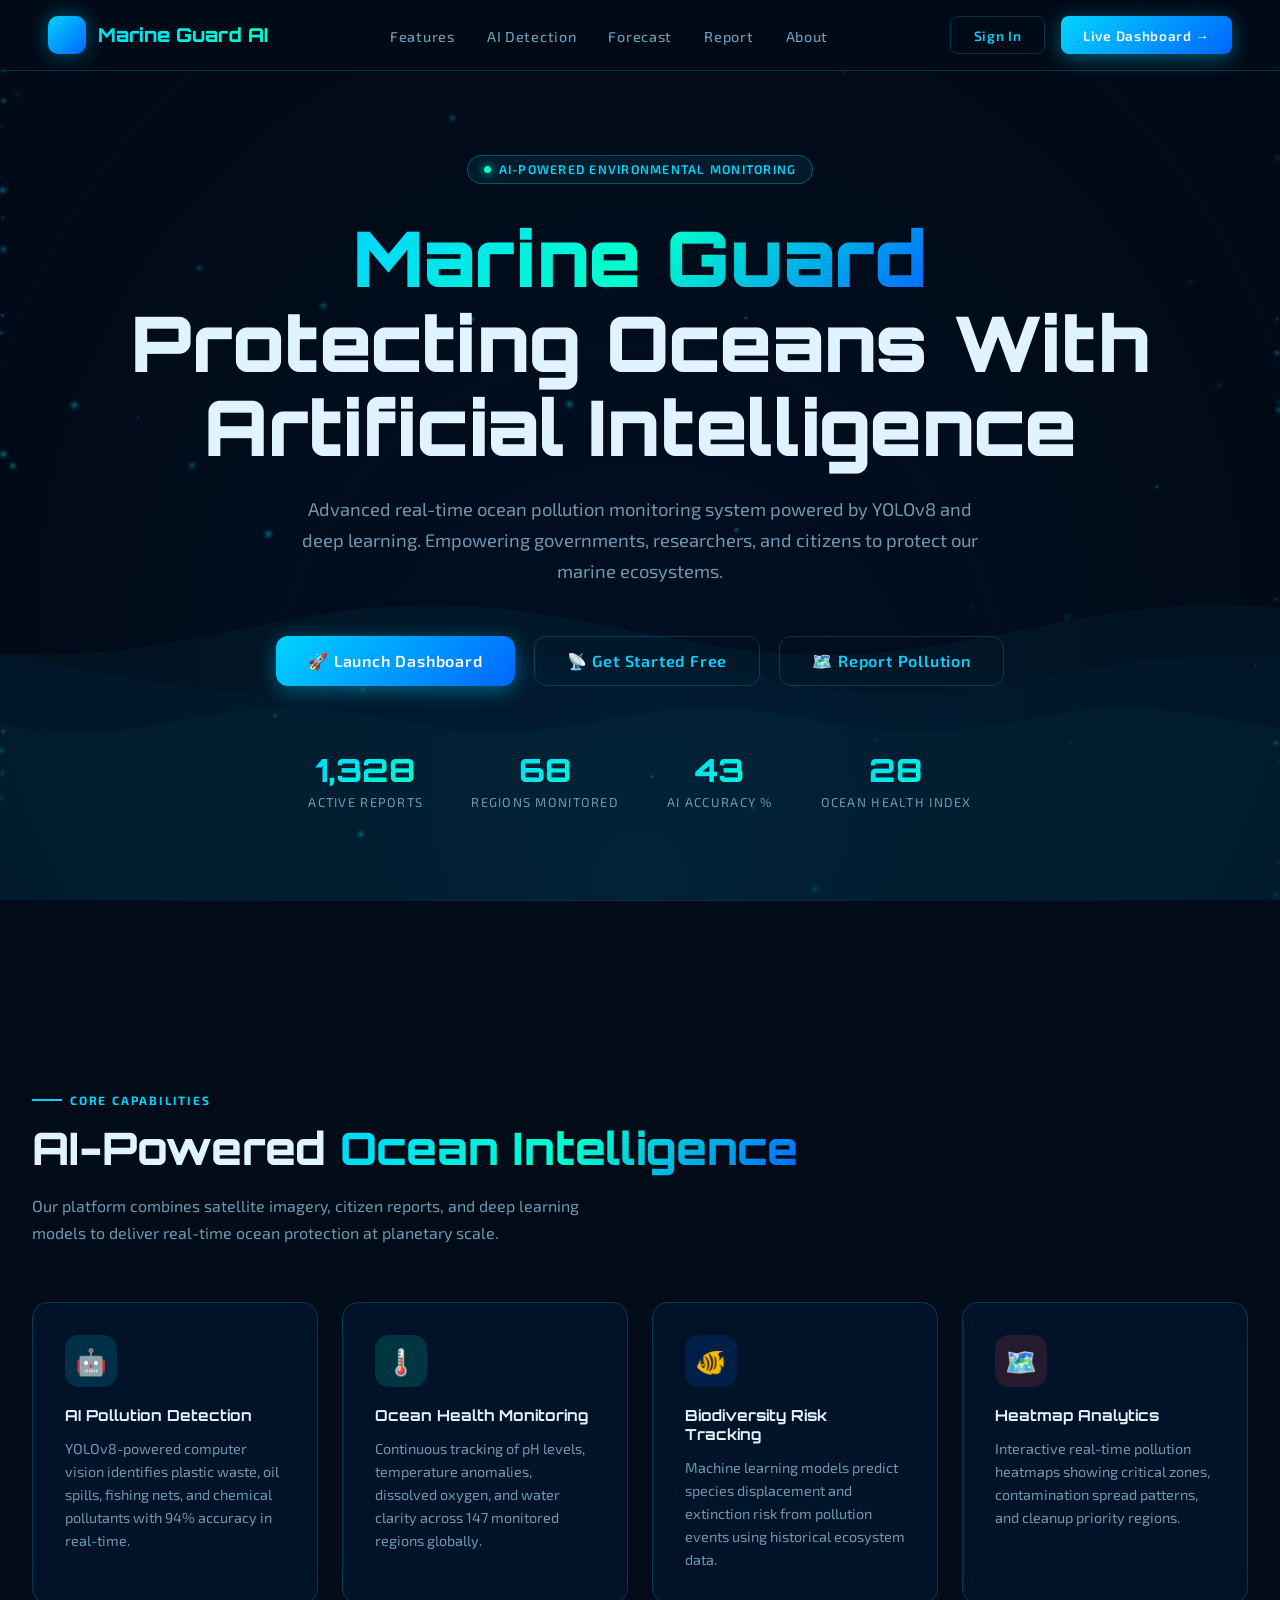
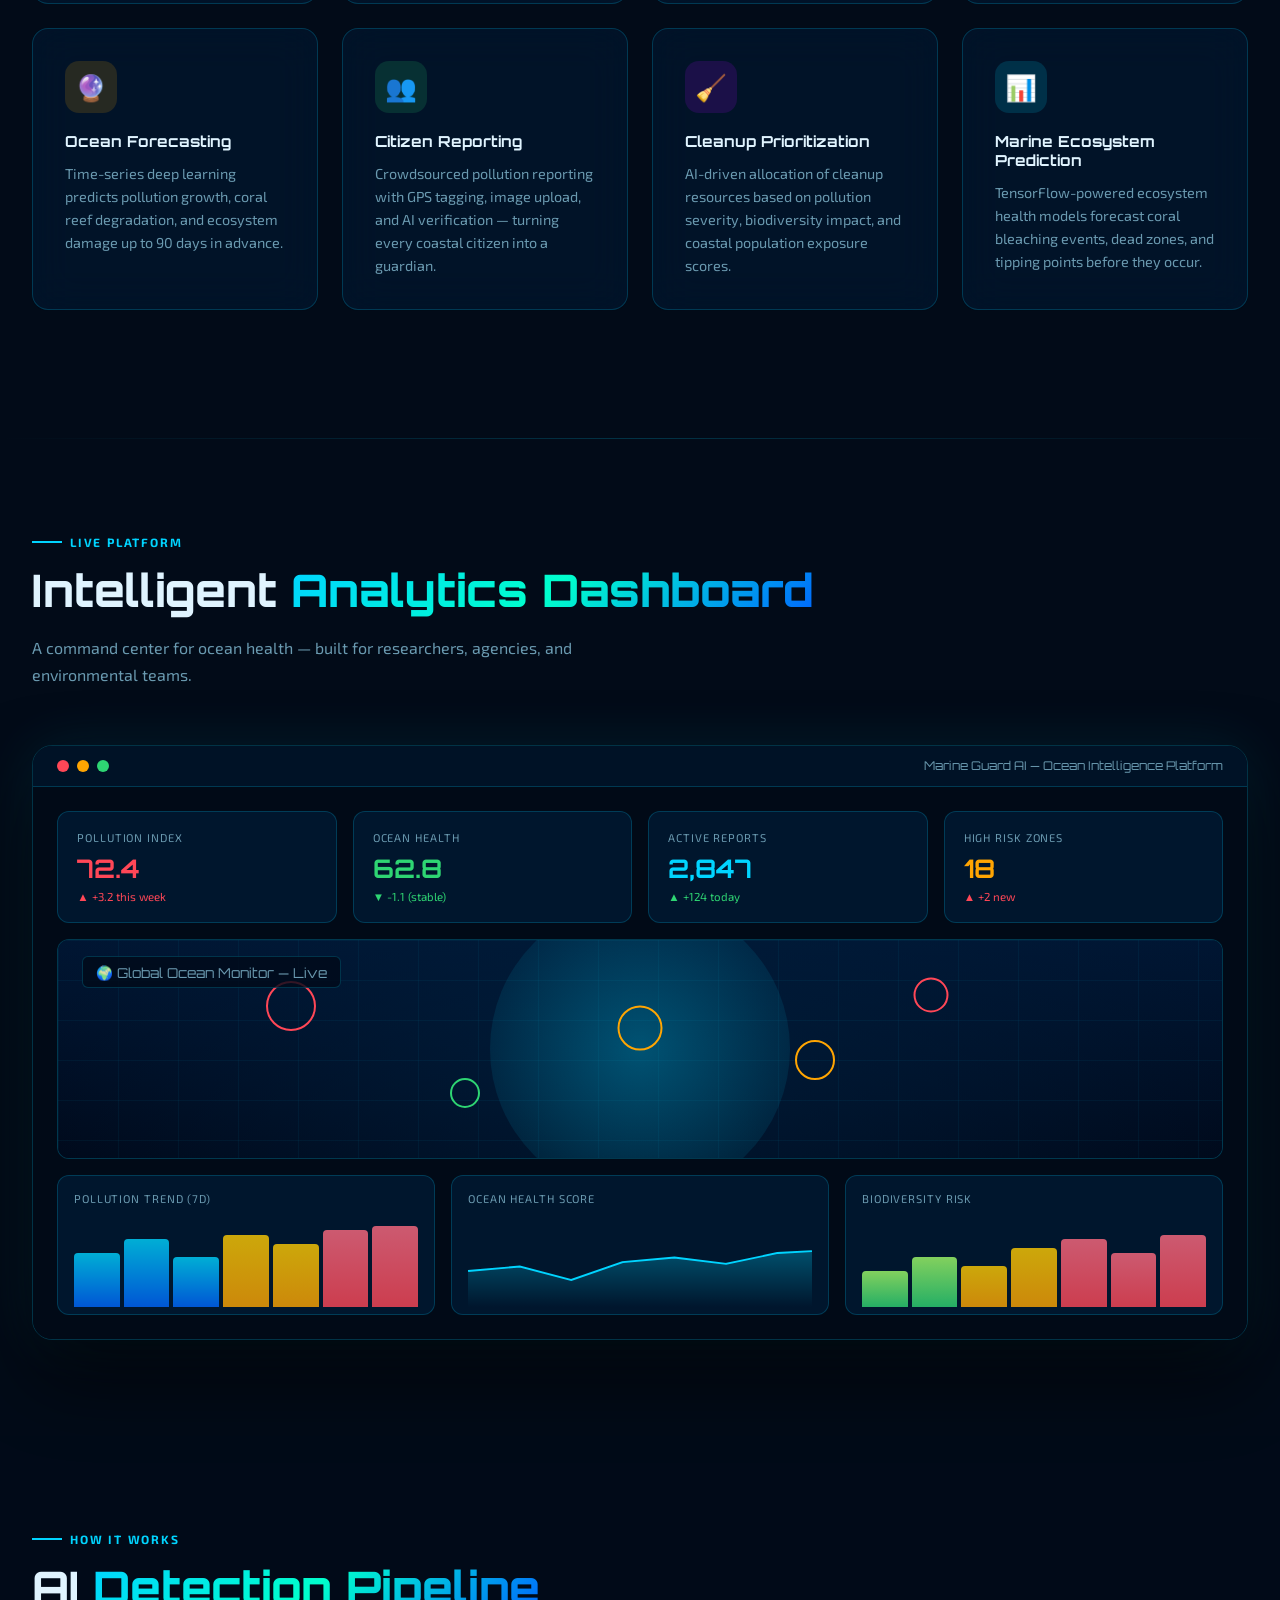
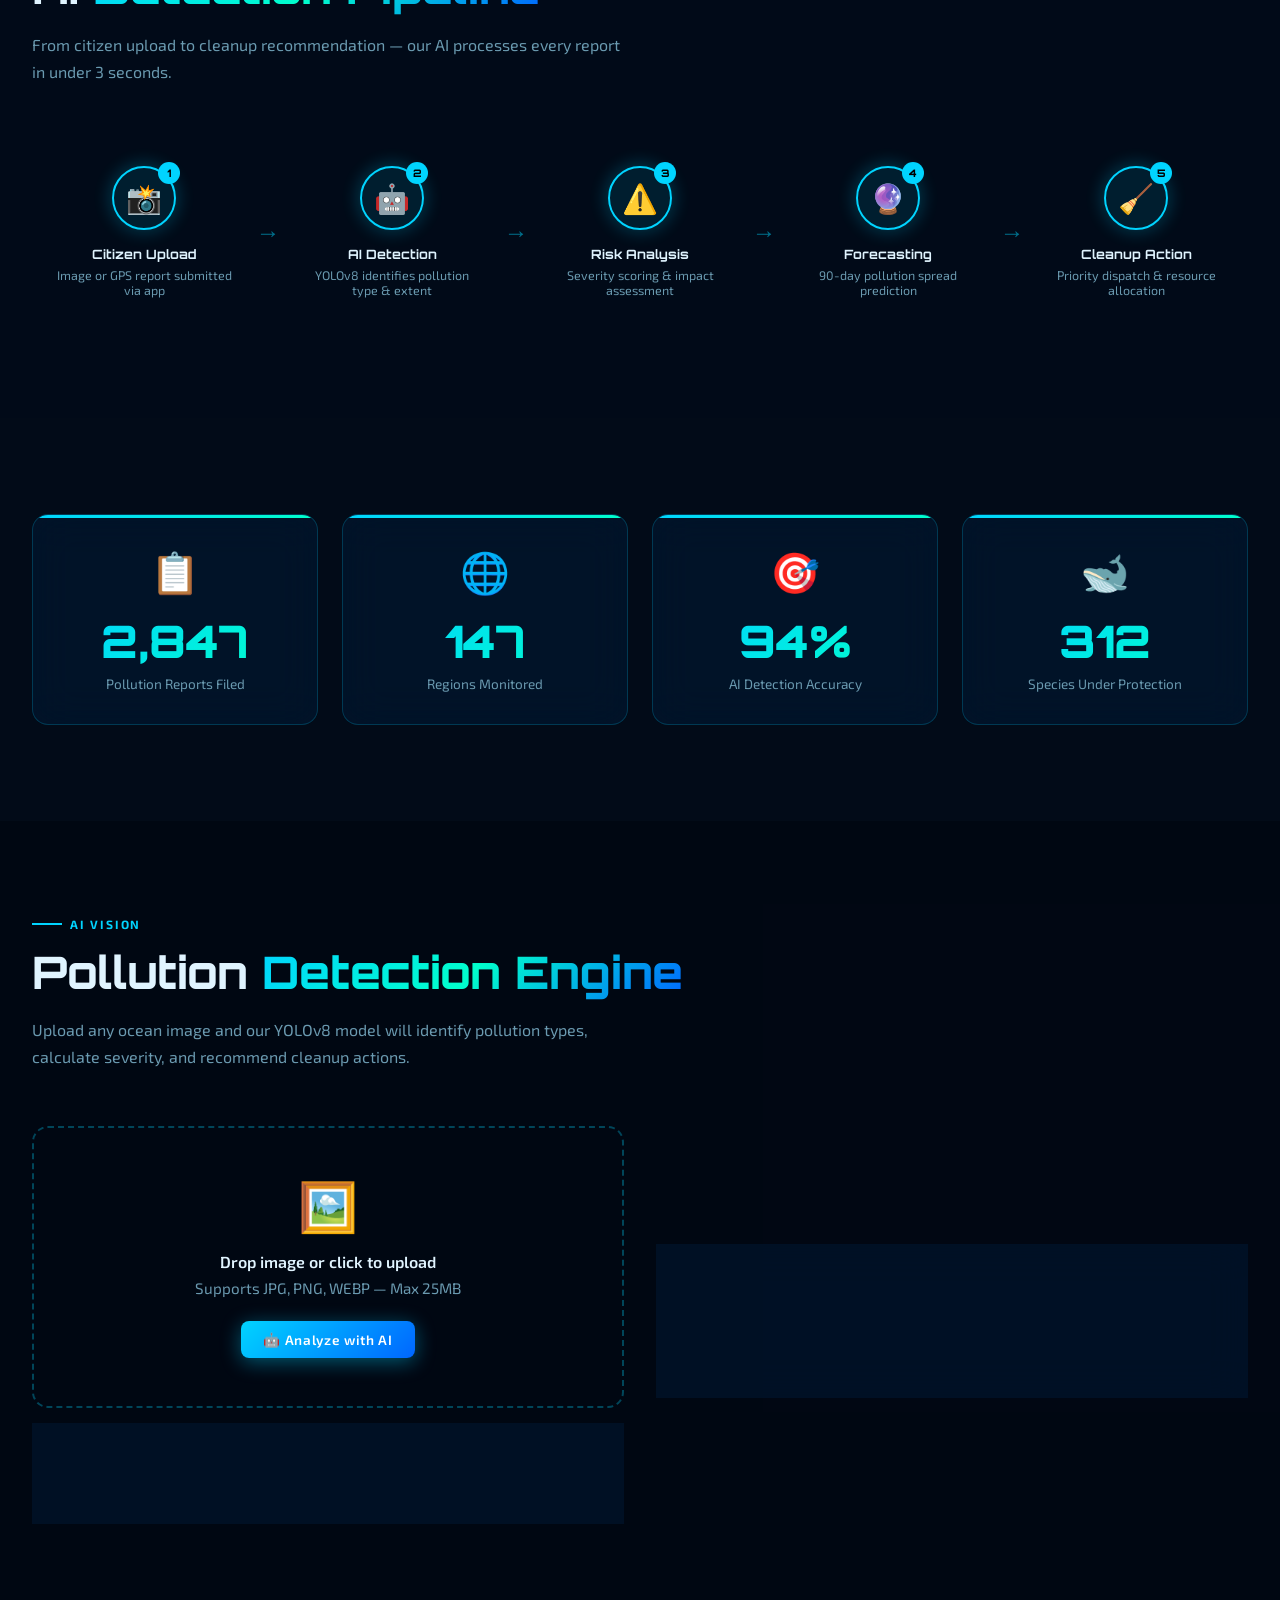
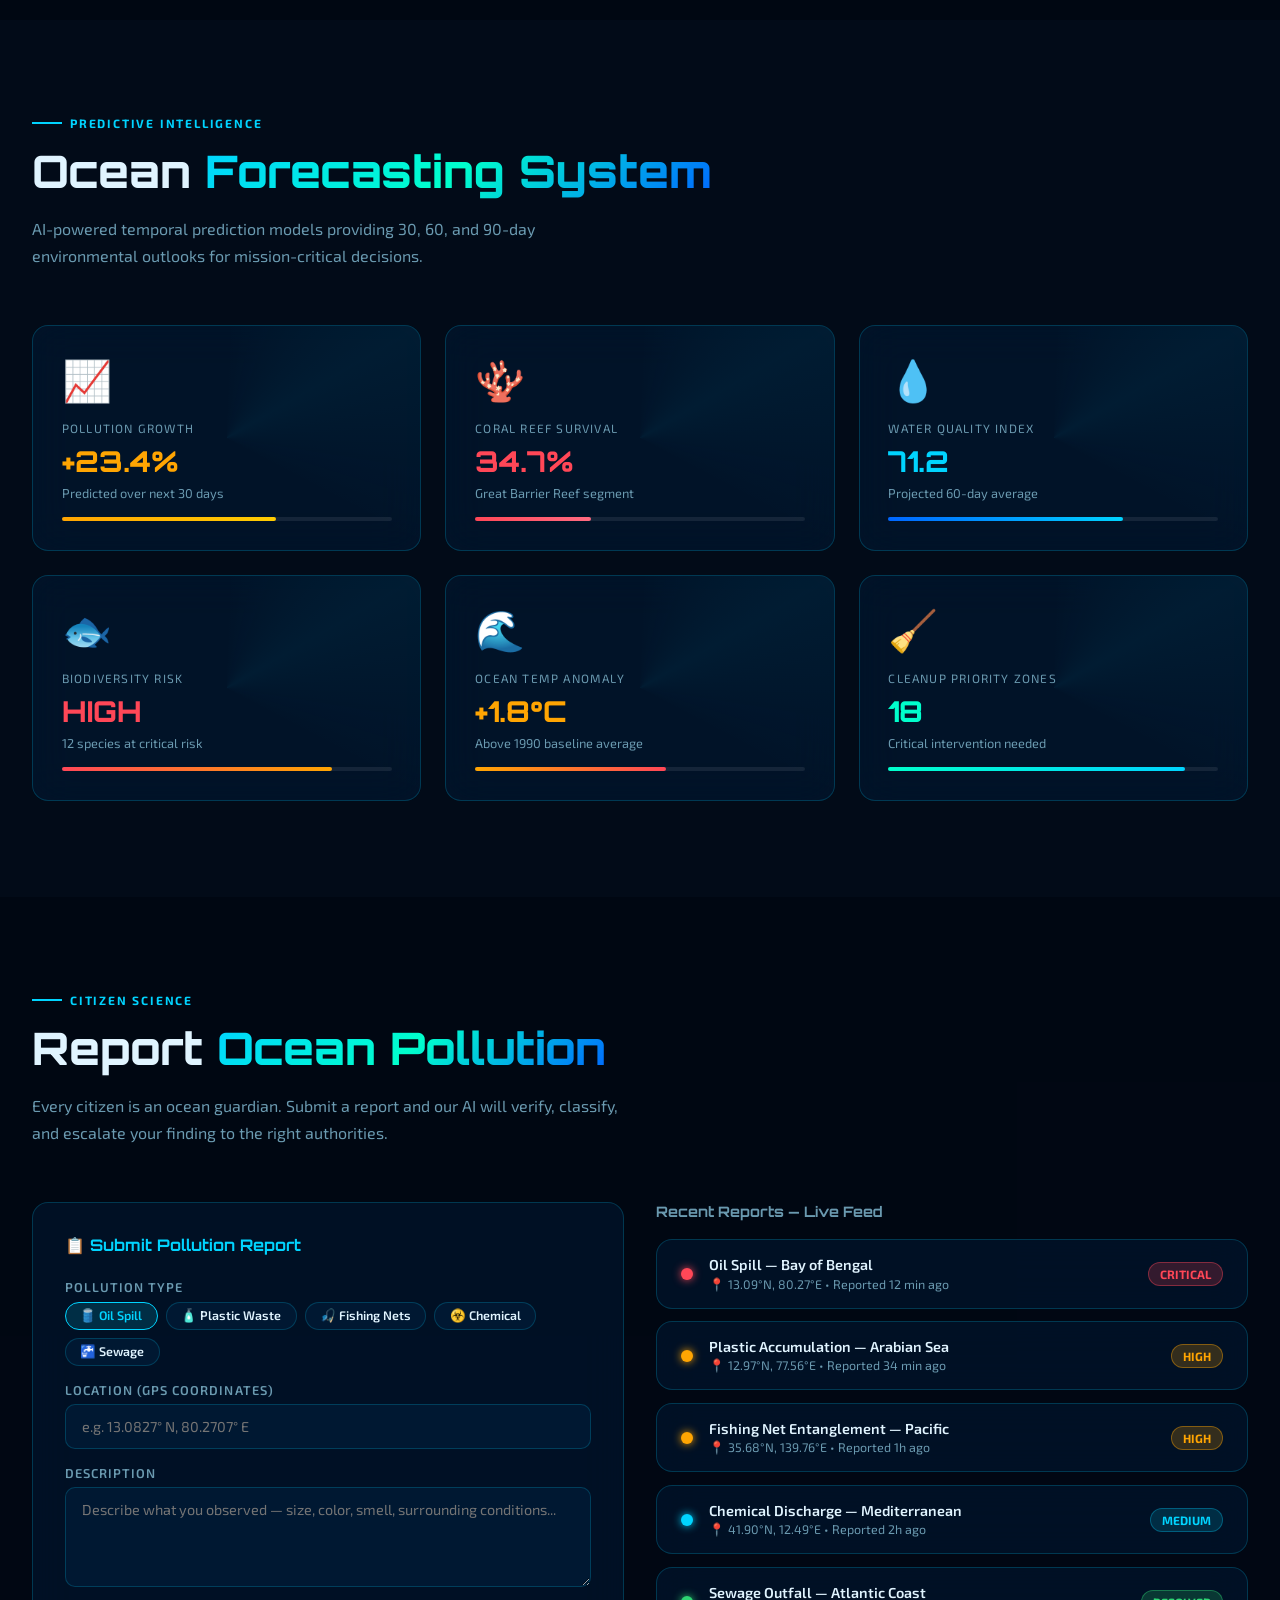
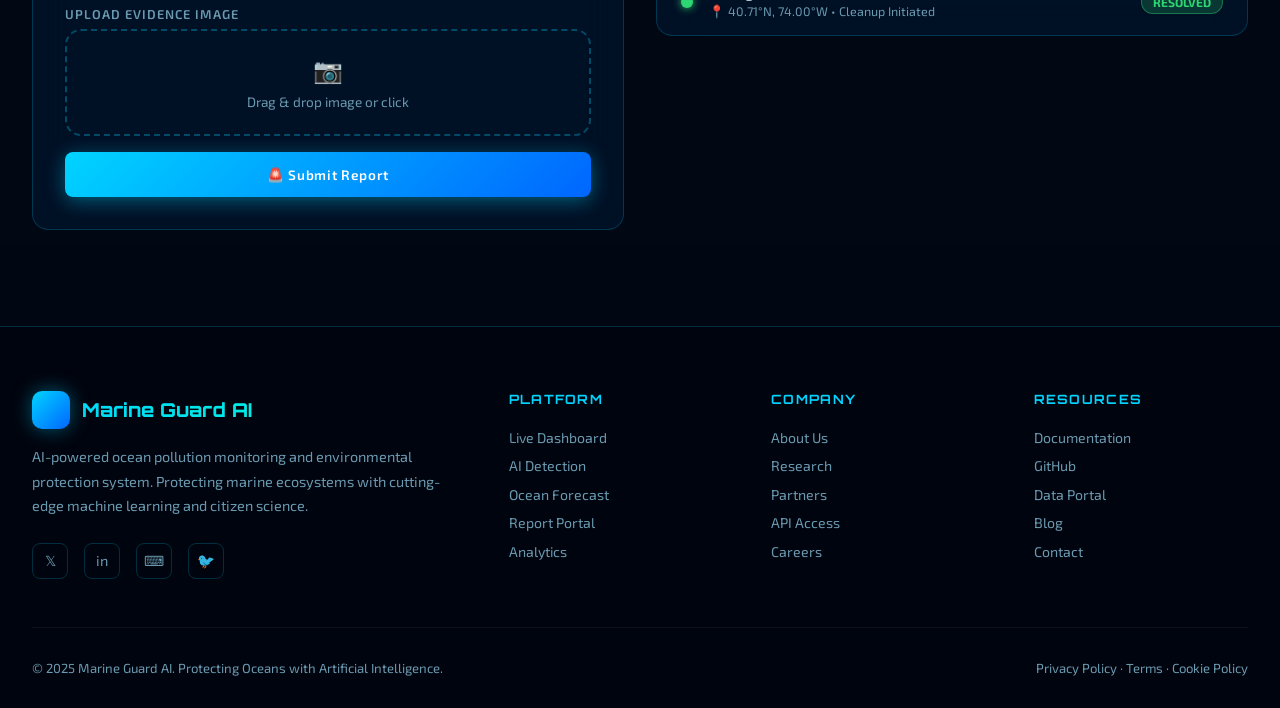
<file: marine.guard_ai/frontend/index.html>
<!DOCTYPE html>
<html lang="en">
<head>
  <meta charset="UTF-8" />
  <meta name="viewport" content="width=device-width, initial-scale=1.0"/>
  <title>Marine Guard AI — Protecting Oceans with Artificial Intelligence</title>
  <link rel="preconnect" href="https://fonts.googleapis.com">
  <link href="https://fonts.googleapis.com/css2?family=Orbitron:wght@400;500;600;700;800;900&family=Exo+2:wght@300;400;500;600;700&family=Share+Tech+Mono&display=swap" rel="stylesheet">
  <style>
    :root {
      --navy: #020b18;
      --deep: #040f1e;
      --cyan: #00d4ff;
      --aqua: #00ffcc;
      --blue: #0066ff;
      --glow: #00b4d8;
      --card-bg: rgba(0, 30, 60, 0.45);
      --border: rgba(0, 212, 255, 0.2);
      --text: #e0f4ff;
      --muted: #6a9ab0;
      --danger: #ff4757;
      --warn: #ffa502;
      --safe: #2ed573;
    }
    *, *::before, *::after { box-sizing: border-box; margin: 0; padding: 0; }
    html { scroll-behavior: smooth; }
    body {
      background: var(--navy);
      color: var(--text);
      font-family: 'Exo 2', sans-serif;
      overflow-x: hidden;
    }

    /* ─── CANVAS BG ─────────────────────────────── */
    #ocean-canvas {
      position: fixed; top: 0; left: 0;
      width: 100%; height: 100%;
      z-index: 0; pointer-events: none;
    }

    /* ─── NAV ───────────────────────────────────── */
    nav {
      position: fixed; top: 0; left: 0; right: 0;
      z-index: 1000;
      display: flex; align-items: center; justify-content: space-between;
      padding: 1rem 3rem;
      background: rgba(2,11,24,0.85);
      backdrop-filter: blur(20px);
      border-bottom: 1px solid var(--border);
    }
    .nav-logo {
      display: flex; align-items: center; gap: 0.75rem;
      font-family: 'Orbitron', monospace;
      font-size: 1.2rem; font-weight: 800;
      background: linear-gradient(135deg, var(--cyan), var(--aqua));
      -webkit-background-clip: text; -webkit-text-fill-color: transparent;
    }
    .nav-logo .logo-icon {
      width: 38px; height: 38px;
      background: linear-gradient(135deg, var(--cyan), var(--blue));
      border-radius: 10px;
      display: flex; align-items: center; justify-content: center;
      font-size: 1.2rem;
      box-shadow: 0 0 20px rgba(0,212,255,0.4);
    }
    .nav-links { display: flex; gap: 2rem; list-style: none; }
    .nav-links a {
      color: var(--muted); text-decoration: none;
      font-size: 0.9rem; font-weight: 500; letter-spacing: 0.05em;
      transition: color 0.2s;
    }
    .nav-links a:hover { color: var(--cyan); }
    .nav-cta {
      display: flex; gap: 1rem;
    }
    .btn {
      padding: 0.6rem 1.4rem;
      border-radius: 8px;
      font-family: 'Exo 2', sans-serif;
      font-size: 0.85rem; font-weight: 600;
      cursor: pointer; text-decoration: none;
      transition: all 0.25s;
      letter-spacing: 0.05em;
      display: inline-flex; align-items: center; gap: 0.5rem;
    }
    .btn-ghost {
      background: transparent;
      border: 1px solid var(--border);
      color: var(--cyan);
    }
    .btn-ghost:hover {
      background: rgba(0,212,255,0.1);
      border-color: var(--cyan);
      box-shadow: 0 0 20px rgba(0,212,255,0.3);
    }
    .btn-primary {
      background: linear-gradient(135deg, var(--cyan), var(--blue));
      border: none; color: #fff;
      box-shadow: 0 4px 20px rgba(0,212,255,0.4);
    }
    .btn-primary:hover {
      transform: translateY(-2px);
      box-shadow: 0 8px 30px rgba(0,212,255,0.6);
    }

    /* ─── HERO ──────────────────────────────────── */
    #hero {
      position: relative; z-index: 1;
      min-height: 100vh;
      display: flex; flex-direction: column;
      align-items: center; justify-content: center;
      text-align: center;
      padding: 8rem 2rem 4rem;
    }
    .hero-badge {
      display: inline-flex; align-items: center; gap: 0.5rem;
      padding: 0.4rem 1rem;
      border-radius: 50px;
      border: 1px solid rgba(0,212,255,0.3);
      background: rgba(0,212,255,0.08);
      font-size: 0.78rem; font-weight: 600;
      letter-spacing: 0.1em; text-transform: uppercase;
      color: var(--cyan);
      margin-bottom: 2rem;
      animation: fadeInDown 0.8s ease both;
    }
    .badge-dot {
      width: 7px; height: 7px;
      border-radius: 50%;
      background: var(--aqua);
      box-shadow: 0 0 8px var(--aqua);
      animation: pulse 2s infinite;
    }
    @keyframes pulse { 0%,100%{opacity:1;transform:scale(1)} 50%{opacity:0.6;transform:scale(1.3)} }

    h1.hero-title {
      font-family: 'Orbitron', monospace;
      font-size: clamp(2.4rem, 6vw, 5rem);
      font-weight: 900;
      line-height: 1.1;
      margin-bottom: 1.5rem;
      animation: fadeInUp 1s ease 0.2s both;
    }
    .gradient-text {
      background: linear-gradient(135deg, var(--cyan) 0%, var(--aqua) 50%, var(--blue) 100%);
      -webkit-background-clip: text; -webkit-text-fill-color: transparent;
    }
    .hero-sub {
      max-width: 700px;
      font-size: 1.15rem; color: var(--muted);
      line-height: 1.7; margin-bottom: 3rem;
      animation: fadeInUp 1s ease 0.4s both;
    }
    .hero-buttons {
      display: flex; gap: 1.2rem; flex-wrap: wrap; justify-content: center;
      margin-bottom: 4rem;
      animation: fadeInUp 1s ease 0.6s both;
    }
    .btn-lg { padding: 0.9rem 2rem; font-size: 1rem; border-radius: 12px; }

    .hero-stats {
      display: flex; gap: 3rem; flex-wrap: wrap; justify-content: center;
      animation: fadeInUp 1s ease 0.8s both;
    }
    .stat-item { text-align: center; }
    .stat-num {
      font-family: 'Orbitron', monospace;
      font-size: 2rem; font-weight: 800;
      background: linear-gradient(135deg, var(--cyan), var(--aqua));
      -webkit-background-clip: text; -webkit-text-fill-color: transparent;
    }
    .stat-label { font-size: 0.8rem; color: var(--muted); margin-top: 0.2rem; text-transform: uppercase; letter-spacing: 0.1em; }

    /* Floating particles overlay */
    .particles-container { position: absolute; inset: 0; overflow: hidden; pointer-events: none; }
    .particle {
      position: absolute;
      border-radius: 50%;
      background: radial-gradient(circle, var(--cyan), transparent);
      opacity: 0.15;
      animation: float linear infinite;
    }
    @keyframes float {
      0% { transform: translateY(100vh) translateX(0); opacity: 0; }
      10% { opacity: 0.15; }
      90% { opacity: 0.15; }
      100% { transform: translateY(-100px) translateX(50px); opacity: 0; }
    }

    /* ─── SECTION BASE ──────────────────────────── */
    section { position: relative; z-index: 1; padding: 6rem 2rem; }
    .container { max-width: 1280px; margin: 0 auto; }
    .section-label {
      font-size: 0.75rem; font-weight: 700; text-transform: uppercase;
      letter-spacing: 0.15em; color: var(--cyan);
      margin-bottom: 0.8rem;
      display: flex; align-items: center; gap: 0.5rem;
    }
    .section-label::before {
      content: ''; display: block;
      width: 30px; height: 2px;
      background: var(--cyan);
    }
    h2.section-title {
      font-family: 'Orbitron', monospace;
      font-size: clamp(1.8rem, 3.5vw, 3rem);
      font-weight: 800; margin-bottom: 1rem;
    }
    .section-desc { color: var(--muted); max-width: 600px; line-height: 1.7; margin-bottom: 3.5rem; font-size: 1rem; }

    /* ─── GLASS CARD ────────────────────────────── */
    .glass {
      background: var(--card-bg);
      backdrop-filter: blur(20px);
      border: 1px solid var(--border);
      border-radius: 16px;
    }
    .glow-hover {
      transition: all 0.3s;
    }
    .glow-hover:hover {
      border-color: rgba(0,212,255,0.5);
      box-shadow: 0 0 30px rgba(0,212,255,0.15), 0 8px 40px rgba(0,0,0,0.4);
      transform: translateY(-4px);
    }

    /* ─── FEATURES ──────────────────────────────── */
    .features-grid {
      display: grid;
      grid-template-columns: repeat(auto-fill, minmax(280px, 1fr));
      gap: 1.5rem;
    }
    .feature-card {
      padding: 2rem;
    }
    .feature-icon {
      width: 52px; height: 52px;
      border-radius: 14px;
      display: flex; align-items: center; justify-content: center;
      font-size: 1.6rem; margin-bottom: 1.2rem;
    }
    .feature-card h3 {
      font-family: 'Orbitron', monospace;
      font-size: 0.95rem; font-weight: 700;
      margin-bottom: 0.7rem;
    }
    .feature-card p { color: var(--muted); font-size: 0.9rem; line-height: 1.6; }

    /* ─── DASHBOARD PREVIEW ─────────────────────── */
    .dashboard-preview {
      border-radius: 20px;
      overflow: hidden;
      border: 1px solid var(--border);
      box-shadow: 0 40px 80px rgba(0,0,0,0.6), 0 0 60px rgba(0,212,255,0.1);
    }
    .db-topbar {
      background: rgba(0,20,40,0.95);
      padding: 0.8rem 1.5rem;
      display: flex; align-items: center; gap: 0.5rem;
      border-bottom: 1px solid var(--border);
    }
    .db-dot { width: 12px; height: 12px; border-radius: 50%; }
    .db-title { font-family: 'Orbitron', monospace; font-size: 0.75rem; color: var(--muted); margin-left: auto; }
    .db-body {
      background: rgba(2,11,24,0.98);
      padding: 1.5rem;
      display: grid;
      grid-template-columns: 1fr 1fr 1fr 1fr;
      gap: 1rem;
    }
    .db-stat-card {
      background: rgba(0,30,60,0.6);
      border: 1px solid var(--border);
      border-radius: 12px;
      padding: 1.2rem;
    }
    .db-stat-card .label { font-size: 0.7rem; color: var(--muted); text-transform: uppercase; letter-spacing: 0.08em; margin-bottom: 0.5rem; }
    .db-stat-card .value {
      font-family: 'Orbitron', monospace;
      font-size: 1.6rem; font-weight: 700;
    }
    .db-stat-card .change { font-size: 0.72rem; margin-top: 0.3rem; }
    .up { color: var(--safe); }
    .down { color: var(--danger); }
    .db-map-area {
      grid-column: span 4;
      background: rgba(0,20,40,0.7);
      border: 1px solid var(--border);
      border-radius: 12px;
      height: 220px;
      display: flex; align-items: center; justify-content: center;
      position: relative; overflow: hidden;
    }
    .db-map-text { font-family: 'Orbitron', monospace; font-size: 0.85rem; color: var(--muted); z-index: 2; }
    .map-glow {
      position: absolute; border-radius: 50%;
      background: radial-gradient(circle, rgba(0,212,255,0.3), transparent);
      animation: mapGlow 4s infinite alternate;
    }
    @keyframes mapGlow {
      0% { transform: scale(0.9); opacity: 0.4; }
      100% { transform: scale(1.3); opacity: 0.8; }
    }
    .hotspot {
      position: absolute; border-radius: 50%;
      border: 2px solid;
      animation: hotspotPulse 2s infinite;
    }
    @keyframes hotspotPulse {
      0%,100% { transform: scale(1); opacity: 0.9; }
      50% { transform: scale(1.5); opacity: 0.4; }
    }
    .db-charts-row {
      grid-column: span 4;
      display: grid; grid-template-columns: 1fr 1fr 1fr;
      gap: 1rem;
    }
    .db-chart-card {
      background: rgba(0,30,60,0.6);
      border: 1px solid var(--border);
      border-radius: 12px; padding: 1rem;
      height: 140px; overflow: hidden;
    }
    .chart-title { font-size: 0.7rem; color: var(--muted); text-transform: uppercase; letter-spacing: 0.08em; margin-bottom: 0.7rem; }
    .chart-bars { display: flex; align-items: flex-end; gap: 4px; height: 90px; }
    .bar {
      flex: 1; border-radius: 4px 4px 0 0;
      background: linear-gradient(to top, var(--blue), var(--cyan));
      opacity: 0.8;
      animation: barGrow 1.5s ease both;
    }
    @keyframes barGrow { from { height: 0 !important; } }
    .chart-line { position: relative; height: 90px; }
    .chart-line svg { width: 100%; height: 100%; }

    /* ─── AI WORKFLOW ───────────────────────────── */
    .workflow-steps {
      display: flex; align-items: center;
      gap: 0; flex-wrap: wrap;
      justify-content: center;
    }
    .workflow-step {
      display: flex; flex-direction: column;
      align-items: center; text-align: center;
      padding: 1.5rem;
      flex: 1; min-width: 140px;
    }
    .step-icon {
      width: 64px; height: 64px;
      border-radius: 50%;
      border: 2px solid var(--cyan);
      display: flex; align-items: center; justify-content: center;
      font-size: 1.8rem;
      background: rgba(0,212,255,0.1);
      margin-bottom: 1rem;
      position: relative;
      box-shadow: 0 0 20px rgba(0,212,255,0.3);
      animation: stepPulse 3s infinite;
    }
    @keyframes stepPulse {
      0%,100% { box-shadow: 0 0 20px rgba(0,212,255,0.3); }
      50% { box-shadow: 0 0 40px rgba(0,212,255,0.6); }
    }
    .step-num {
      position: absolute; top: -6px; right: -6px;
      width: 22px; height: 22px; border-radius: 50%;
      background: var(--cyan); color: #000;
      font-family: 'Orbitron', monospace;
      font-size: 0.65rem; font-weight: 800;
      display: flex; align-items: center; justify-content: center;
    }
    .step-title { font-family: 'Orbitron', monospace; font-size: 0.8rem; font-weight: 700; margin-bottom: 0.4rem; }
    .step-desc { font-size: 0.78rem; color: var(--muted); }
    .workflow-arrow {
      font-size: 1.5rem; color: var(--cyan); opacity: 0.5;
      flex-shrink: 0;
    }

    /* ─── STATS SECTION ─────────────────────────── */
    .stats-grid {
      display: grid;
      grid-template-columns: repeat(4, 1fr);
      gap: 1.5rem;
    }
    .stat-card {
      padding: 2rem 1.5rem;
      text-align: center;
      position: relative; overflow: hidden;
    }
    .stat-card::before {
      content: '';
      position: absolute; top: 0; left: 0; right: 0;
      height: 3px;
      background: linear-gradient(90deg, var(--cyan), var(--aqua));
    }
    .stat-card .big-num {
      font-family: 'Orbitron', monospace;
      font-size: 2.8rem; font-weight: 900;
      background: linear-gradient(135deg, var(--cyan), var(--aqua));
      -webkit-background-clip: text; -webkit-text-fill-color: transparent;
    }
    .stat-card .big-label { color: var(--muted); font-size: 0.85rem; margin-top: 0.4rem; }
    .stat-card .stat-icon { font-size: 2.5rem; margin-bottom: 1rem; }

    /* ─── DETECTION SECTION ─────────────────────── */
    .detection-grid {
      display: grid; grid-template-columns: 1fr 1fr; gap: 2rem; align-items: center;
    }
    .upload-zone {
      border: 2px dashed rgba(0,212,255,0.3);
      border-radius: 16px; padding: 3rem 2rem;
      text-align: center; cursor: pointer;
      transition: all 0.3s;
    }
    .upload-zone:hover {
      border-color: var(--cyan);
      background: rgba(0,212,255,0.05);
    }
    .upload-icon { font-size: 3rem; margin-bottom: 1rem; }
    .upload-text { font-size: 0.95rem; color: var(--muted); }
    .detection-results { display: flex; flex-direction: column; gap: 1rem; }
    .det-item {
      display: flex; align-items: center; gap: 1rem;
      padding: 1rem 1.5rem;
    }
    .det-icon { font-size: 1.5rem; }
    .det-info { flex: 1; }
    .det-name { font-weight: 600; font-size: 0.9rem; margin-bottom: 0.3rem; }
    .det-bar-wrap { background: rgba(255,255,255,0.1); border-radius: 50px; height: 6px; }
    .det-bar {
      height: 100%; border-radius: 50px;
      background: linear-gradient(90deg, var(--blue), var(--cyan));
      animation: barFill 2s ease both;
    }
    @keyframes barFill { from { width: 0 !important; } }
    .det-pct { font-family: 'Share Tech Mono', monospace; font-size: 0.85rem; color: var(--cyan); min-width: 40px; text-align: right; }

    /* ─── REPORTING ─────────────────────────────── */
    .report-form { display: grid; gap: 1rem; }
    .form-group label {
      display: block; font-size: 0.8rem; font-weight: 600;
      text-transform: uppercase; letter-spacing: 0.08em;
      color: var(--muted); margin-bottom: 0.4rem;
    }
    .form-input, .form-select, .form-textarea {
      width: 100%; padding: 0.8rem 1rem;
      background: rgba(0,30,60,0.6);
      border: 1px solid var(--border);
      border-radius: 10px; color: var(--text);
      font-family: 'Exo 2', sans-serif; font-size: 0.9rem;
      transition: border-color 0.2s, box-shadow 0.2s;
      outline: none;
    }
    .form-input:focus, .form-select:focus, .form-textarea:focus {
      border-color: var(--cyan);
      box-shadow: 0 0 0 3px rgba(0,212,255,0.15);
    }
    .form-textarea { resize: vertical; min-height: 100px; }
    .tag-pills { display: flex; gap: 0.5rem; flex-wrap: wrap; }
    .tag-pill {
      padding: 0.35rem 0.9rem;
      border-radius: 50px; font-size: 0.78rem; font-weight: 600;
      border: 1px solid var(--border);
      background: rgba(0,30,60,0.6);
      cursor: pointer; transition: all 0.2s;
    }
    .tag-pill:hover, .tag-pill.active { border-color: var(--cyan); background: rgba(0,212,255,0.15); color: var(--cyan); }

    .report-grid { display: grid; grid-template-columns: 1fr 1fr; gap: 2rem; align-items: start; }

    /* ─── RISK ZONES ────────────────────────────── */
    .risk-list { display: flex; flex-direction: column; gap: 0.8rem; }
    .risk-item {
      display: flex; align-items: center; gap: 1rem; padding: 1rem 1.5rem;
    }
    .risk-dot {
      width: 12px; height: 12px; border-radius: 50; flex-shrink: 0;
    }
    .risk-info { flex: 1; }
    .risk-name { font-weight: 600; font-size: 0.9rem; }
    .risk-loc { font-size: 0.78rem; color: var(--muted); margin-top: 0.2rem; }
    .risk-badge {
      padding: 0.25rem 0.7rem;
      border-radius: 50px; font-size: 0.75rem; font-weight: 700;
    }
    .badge-critical { background: rgba(255,71,87,0.2); color: var(--danger); border: 1px solid rgba(255,71,87,0.4); }
    .badge-high { background: rgba(255,165,2,0.2); color: var(--warn); border: 1px solid rgba(255,165,2,0.4); }
    .badge-medium { background: rgba(0,212,255,0.15); color: var(--cyan); border: 1px solid rgba(0,212,255,0.3); }

    /* ─── FORECAST ──────────────────────────────── */
    .forecast-grid {
      display: grid;
      grid-template-columns: repeat(3, 1fr);
      gap: 1.5rem;
    }
    .forecast-card {
      padding: 1.8rem;
      position: relative; overflow: hidden;
      cursor: default;
    }
    .forecast-card::after {
      content: '';
      position: absolute;
      top: -50%; left: -50%;
      width: 200%; height: 200%;
      background: conic-gradient(from 0deg, transparent 0deg, rgba(0,212,255,0.05) 60deg, transparent 120deg);
      animation: rotateGlow 6s linear infinite;
    }
    @keyframes rotateGlow { to { transform: rotate(360deg); } }
    .fc-icon { font-size: 2.5rem; margin-bottom: 1rem; }
    .fc-label { font-size: 0.75rem; text-transform: uppercase; letter-spacing: 0.1em; color: var(--muted); margin-bottom: 0.5rem; }
    .fc-val {
      font-family: 'Orbitron', monospace;
      font-size: 1.8rem; font-weight: 800;
    }
    .fc-trend { font-size: 0.8rem; color: var(--muted); margin-top: 0.4rem; }
    .fc-bar-wrap { margin-top: 1rem; background: rgba(255,255,255,0.08); height: 4px; border-radius: 50px; }
    .fc-bar { height: 100%; border-radius: 50px; }

    /* ─── FOOTER ────────────────────────────────── */
    footer {
      position: relative; z-index: 1;
      background: rgba(0,5,15,0.98);
      border-top: 1px solid var(--border);
      padding: 4rem 2rem 2rem;
    }
    .footer-grid {
      max-width: 1280px; margin: 0 auto;
      display: grid; grid-template-columns: 2fr 1fr 1fr 1fr;
      gap: 3rem; margin-bottom: 3rem;
    }
    .footer-brand p { color: var(--muted); font-size: 0.9rem; line-height: 1.7; margin-top: 1rem; }
    .footer-col h4 {
      font-family: 'Orbitron', monospace;
      font-size: 0.8rem; font-weight: 700;
      text-transform: uppercase; letter-spacing: 0.1em;
      color: var(--cyan); margin-bottom: 1.2rem;
    }
    .footer-col ul { list-style: none; display: flex; flex-direction: column; gap: 0.6rem; }
    .footer-col ul a { color: var(--muted); text-decoration: none; font-size: 0.88rem; transition: color 0.2s; }
    .footer-col ul a:hover { color: var(--text); }
    .footer-bottom {
      max-width: 1280px; margin: 0 auto;
      padding-top: 2rem;
      border-top: 1px solid rgba(255,255,255,0.05);
      display: flex; justify-content: space-between; align-items: center;
    }
    .footer-bottom p { color: var(--muted); font-size: 0.82rem; }
    .social-links { display: flex; gap: 1rem; }
    .social-link {
      width: 36px; height: 36px; border-radius: 8px;
      border: 1px solid var(--border);
      display: flex; align-items: center; justify-content: center;
      color: var(--muted); text-decoration: none; font-size: 0.9rem;
      transition: all 0.2s;
    }
    .social-link:hover { border-color: var(--cyan); color: var(--cyan); box-shadow: 0 0 10px rgba(0,212,255,0.3); }

    /* ─── DASHBOARD PAGE ────────────────────────── */
    #dashboard-page {
      display: none;
      position: fixed; inset: 0; z-index: 2000;
      background: var(--navy);
    }
    #dashboard-page.active { display: flex; }
    .db-sidebar {
      width: 240px; flex-shrink: 0;
      background: rgba(0,10,25,0.98);
      border-right: 1px solid var(--border);
      display: flex; flex-direction: column;
      padding: 1.5rem 0;
      overflow-y: auto;
    }
    .sidebar-logo {
      padding: 0 1.5rem 1.5rem;
      font-family: 'Orbitron', monospace;
      font-size: 1rem; font-weight: 800;
      background: linear-gradient(135deg, var(--cyan), var(--aqua));
      -webkit-background-clip: text; -webkit-text-fill-color: transparent;
      border-bottom: 1px solid var(--border);
      margin-bottom: 1rem;
    }
    .sidebar-nav { flex: 1; padding: 0 0.75rem; }
    .sidebar-item {
      display: flex; align-items: center; gap: 0.8rem;
      padding: 0.75rem 0.75rem;
      border-radius: 10px; cursor: pointer;
      color: var(--muted); font-size: 0.88rem; font-weight: 500;
      transition: all 0.2s; margin-bottom: 0.2rem;
    }
    .sidebar-item:hover { background: rgba(0,212,255,0.08); color: var(--text); }
    .sidebar-item.active { background: rgba(0,212,255,0.12); color: var(--cyan); }
    .sidebar-item .s-icon { font-size: 1.1rem; width: 22px; text-align: center; }
    .sidebar-section {
      padding: 0.5rem 1.5rem;
      font-size: 0.65rem; text-transform: uppercase;
      letter-spacing: 0.12em; color: rgba(106,154,176,0.5);
      margin: 0.8rem 0 0.3rem;
    }
    .db-main {
      flex: 1; overflow-y: auto;
      display: flex; flex-direction: column;
    }
    .db-topnav {
      background: rgba(0,10,25,0.95);
      border-bottom: 1px solid var(--border);
      padding: 1rem 2rem;
      display: flex; align-items: center; gap: 1.5rem;
      flex-shrink: 0;
    }
    .db-search {
      flex: 1; max-width: 360px;
      display: flex; align-items: center; gap: 0.7rem;
      background: rgba(0,30,60,0.6);
      border: 1px solid var(--border);
      border-radius: 10px; padding: 0.6rem 1rem;
    }
    .db-search input {
      background: none; border: none; outline: none;
      color: var(--text); font-family: 'Exo 2', sans-serif;
      font-size: 0.88rem; flex: 1;
    }
    .db-search input::placeholder { color: var(--muted); }
    .ocean-status {
      display: flex; align-items: center; gap: 0.6rem;
      padding: 0.5rem 1rem;
      border-radius: 8px;
      background: rgba(46,213,115,0.1);
      border: 1px solid rgba(46,213,115,0.3);
      font-size: 0.8rem; color: var(--safe); font-weight: 600;
    }
    .db-content { flex: 1; padding: 2rem; overflow-y: auto; }
    .db-section-title {
      font-family: 'Orbitron', monospace;
      font-size: 1.1rem; font-weight: 700; margin-bottom: 1.5rem;
      display: flex; align-items: center; gap: 0.7rem;
    }
    .kpi-grid {
      display: grid;
      grid-template-columns: repeat(6, 1fr);
      gap: 1rem; margin-bottom: 2rem;
    }
    .kpi-card {
      padding: 1.2rem;
      position: relative; overflow: hidden;
    }
    .kpi-card::before {
      content: '';
      position: absolute; top: 0; left: 0; right: 0;
      height: 2px;
    }
    .kpi-label { font-size: 0.68rem; text-transform: uppercase; letter-spacing: 0.08em; color: var(--muted); margin-bottom: 0.6rem; }
    .kpi-val {
      font-family: 'Orbitron', monospace;
      font-size: 1.5rem; font-weight: 800; margin-bottom: 0.3rem;
    }
    .kpi-change { font-size: 0.72rem; }
    .kpi-icon { position: absolute; top: 1rem; right: 1rem; font-size: 1.5rem; opacity: 0.3; }
    .map-container {
      background: rgba(0,20,40,0.7);
      border: 1px solid var(--border);
      border-radius: 16px;
      height: 380px;
      position: relative; overflow: hidden;
      margin-bottom: 2rem;
      display: flex; align-items: center; justify-content: center;
    }
    .map-overlay {
      position: absolute; inset: 0;
      display: flex; align-items: center; justify-content: center;
    }
    .map-bg {
      position: absolute; inset: 0;
      background:
        radial-gradient(ellipse 800px 400px at 50% 50%, rgba(0,30,60,0.8), transparent),
        linear-gradient(180deg, rgba(0,20,50,0.9), rgba(0,5,20,0.95));
    }
    .map-grid-lines {
      position: absolute; inset: 0;
      background-image:
        linear-gradient(rgba(0,212,255,0.05) 1px, transparent 1px),
        linear-gradient(90deg, rgba(0,212,255,0.05) 1px, transparent 1px);
      background-size: 60px 40px;
    }
    .map-label { font-family: 'Orbitron', monospace; font-size: 0.9rem; color: var(--muted); z-index: 2; }
    .map-markers { position: absolute; inset: 0; }
    .map-marker {
      position: absolute;
      transform: translate(-50%, -50%);
    }
    .marker-ring {
      border-radius: 50%;
      border: 2px solid;
      display: flex; align-items: center; justify-content: center;
      animation: markerPulse 2s infinite;
    }
    @keyframes markerPulse {
      0%,100% { transform: scale(1); opacity: 1; }
      50% { transform: scale(1.5); opacity: 0.4; }
    }
    .marker-dot { border-radius: 50%; }
    .map-legend {
      position: absolute; bottom: 1.2rem; right: 1.2rem;
      background: rgba(0,15,30,0.9); backdrop-filter: blur(10px);
      border: 1px solid var(--border); border-radius: 10px;
      padding: 0.8rem 1rem; z-index: 3;
    }
    .legend-item {
      display: flex; align-items: center; gap: 0.6rem;
      font-size: 0.75rem; color: var(--muted); margin-bottom: 0.4rem;
    }
    .legend-item:last-child { margin-bottom: 0; }
    .legend-dot { width: 10px; height: 10px; border-radius: 50%; }
    .chart-section { display: grid; grid-template-columns: 1fr 1fr 1fr; gap: 1.5rem; margin-bottom: 2rem; }
    .mini-chart {
      padding: 1.5rem;
    }
    .mc-title { font-size: 0.78rem; text-transform: uppercase; letter-spacing: 0.08em; color: var(--muted); margin-bottom: 1rem; }
    .mc-body { height: 120px; display: flex; align-items: flex-end; gap: 3px; }
    .mc-bar {
      flex: 1; border-radius: 3px 3px 0 0;
      min-height: 4px; transition: height 0.5s ease;
    }

    /* AI Detection panel */
    .ai-panel-grid { display: grid; grid-template-columns: 1fr 1fr; gap: 2rem; }
    .ai-upload-area {
      border: 2px dashed rgba(0,212,255,0.25);
      border-radius: 14px; padding: 2.5rem;
      text-align: center; cursor: pointer;
      transition: all 0.3s;
    }
    .ai-upload-area:hover { border-color: var(--cyan); background: rgba(0,212,255,0.03); }
    .ai-results { display: flex; flex-direction: column; gap: 0.8rem; }
    .ai-result-item {
      padding: 1rem 1.2rem;
      display: flex; align-items: center; gap: 1rem;
    }
    .ai-type-icon { font-size: 1.3rem; }
    .ai-type-info { flex: 1; }
    .ai-type-name { font-size: 0.88rem; font-weight: 600; margin-bottom: 0.3rem; }
    .ai-type-bar { background: rgba(255,255,255,0.08); height: 5px; border-radius: 50px; }
    .ai-type-fill { height: 100%; border-radius: 50px; }
    .ai-pct { font-family: 'Share Tech Mono', monospace; font-size: 0.9rem; min-width: 38px; text-align: right; }
    .confidence-meter {
      margin-top: 1.5rem; padding: 1.2rem 1.5rem;
      text-align: center;
    }
    .conf-label { font-size: 0.75rem; text-transform: uppercase; letter-spacing: 0.1em; color: var(--muted); margin-bottom: 1rem; }
    .conf-circle {
      width: 100px; height: 100px;
      border-radius: 50%;
      border: 4px solid rgba(0,212,255,0.2);
      border-top-color: var(--cyan);
      border-right-color: var(--aqua);
      display: flex; align-items: center; justify-content: center;
      margin: 0 auto 1rem;
      animation: spin 8s linear infinite;
    }
    @keyframes spin { to { transform: rotate(360deg); } }
    .conf-val { font-family: 'Orbitron', monospace; font-size: 1.5rem; font-weight: 700; color: var(--cyan); }

    /* Notifications */
    .notif-list { display: flex; flex-direction: column; gap: 0.75rem; }
    .notif-item {
      display: flex; align-items: flex-start; gap: 1rem; padding: 1rem 1.2rem;
    }
    .notif-icon { font-size: 1.3rem; flex-shrink: 0; margin-top: 0.1rem; }
    .notif-content .ntitle { font-size: 0.88rem; font-weight: 600; margin-bottom: 0.2rem; }
    .notif-content .ndesc { font-size: 0.8rem; color: var(--muted); }
    .notif-content .ntime { font-size: 0.72rem; color: var(--muted); margin-top: 0.3rem; }
    .notif-badge { margin-left: auto; flex-shrink: 0; }

    /* Auth page */
    #auth-page {
      display: none;
      position: fixed; inset: 0; z-index: 1500;
      background: var(--navy);
      align-items: center; justify-content: center;
    }
    #auth-page.active { display: flex; }
    .auth-box {
      width: 440px; padding: 3rem;
      text-align: center;
    }
    .auth-title {
      font-family: 'Orbitron', monospace;
      font-size: 1.4rem; font-weight: 800;
      margin-bottom: 0.5rem;
    }
    .auth-sub { color: var(--muted); font-size: 0.9rem; margin-bottom: 2rem; }
    .auth-form { display: flex; flex-direction: column; gap: 1rem; text-align: left; }
    .auth-input-wrap { position: relative; }
    .auth-input-icon {
      position: absolute; left: 1rem; top: 50%; transform: translateY(-50%);
      font-size: 1rem; color: var(--muted);
    }
    .auth-input {
      width: 100%; padding: 0.85rem 1rem 0.85rem 2.8rem;
      background: rgba(0,30,60,0.7);
      border: 1px solid var(--border); border-radius: 10px;
      color: var(--text); font-family: 'Exo 2', sans-serif;
      font-size: 0.9rem; outline: none;
      transition: border-color 0.2s, box-shadow 0.2s;
    }
    .auth-input:focus {
      border-color: var(--cyan);
      box-shadow: 0 0 0 3px rgba(0,212,255,0.15);
    }
    .auth-divider {
      display: flex; align-items: center; gap: 1rem;
      font-size: 0.8rem; color: var(--muted);
    }
    .auth-divider::before, .auth-divider::after {
      content: ''; flex: 1; height: 1px;
      background: var(--border);
    }
    .role-select {
      display: flex; gap: 1rem;
    }
    .role-btn {
      flex: 1; padding: 0.7rem;
      border-radius: 10px; border: 1px solid var(--border);
      background: rgba(0,30,60,0.5);
      color: var(--muted); cursor: pointer;
      text-align: center; font-size: 0.85rem; font-weight: 600;
      transition: all 0.2s;
    }
    .role-btn.selected { border-color: var(--cyan); background: rgba(0,212,255,0.1); color: var(--cyan); }
    .auth-back { color: var(--muted); font-size: 0.85rem; cursor: pointer; transition: color 0.2s; }
    .auth-back:hover { color: var(--cyan); }

    /* Animations */
    @keyframes fadeInUp { from { opacity: 0; transform: translateY(30px); } to { opacity: 1; transform: translateY(0); } }
    @keyframes fadeInDown { from { opacity: 0; transform: translateY(-20px); } to { opacity: 1; transform: translateY(0); } }
    .fade-in { animation: fadeInUp 0.6s ease both; }

    /* Tab system */
    .tab-bar { display: flex; gap: 0; border-bottom: 1px solid var(--border); margin-bottom: 2rem; }
    .tab-btn {
      padding: 0.75rem 1.5rem;
      font-size: 0.85rem; font-weight: 600;
      color: var(--muted); cursor: pointer;
      border-bottom: 2px solid transparent;
      transition: all 0.2s;
    }
    .tab-btn.active { color: var(--cyan); border-bottom-color: var(--cyan); }
    .tab-content { display: none; }
    .tab-content.active { display: block; }

    /* Responsive */
    @media (max-width: 1024px) {
      .kpi-grid { grid-template-columns: repeat(3, 1fr); }
      .stats-grid { grid-template-columns: repeat(2, 1fr); }
      .forecast-grid { grid-template-columns: repeat(2, 1fr); }
      .detection-grid, .report-grid, .ai-panel-grid { grid-template-columns: 1fr; }
      .footer-grid { grid-template-columns: 1fr 1fr; }
      .db-sidebar { width: 200px; }
      .chart-section { grid-template-columns: 1fr 1fr; }
    }
    @media (max-width: 768px) {
      nav { padding: 1rem 1.5rem; }
      .nav-links { display: none; }
      .kpi-grid { grid-template-columns: repeat(2, 1fr); }
      .stats-grid { grid-template-columns: repeat(2, 1fr); }
      .forecast-grid { grid-template-columns: 1fr; }
      .db-sidebar { display: none; }
      .db-topbar .db-stat-card { display: none; }
      .chart-section { grid-template-columns: 1fr; }
      .workflow-steps { flex-direction: column; }
      .workflow-arrow { transform: rotate(90deg); }
      .footer-grid { grid-template-columns: 1fr; }
    }

    /* Custom scrollbar */
    ::-webkit-scrollbar { width: 6px; }
    ::-webkit-scrollbar-track { background: transparent; }
    ::-webkit-scrollbar-thumb { background: rgba(0,212,255,0.2); border-radius: 3px; }
    ::-webkit-scrollbar-thumb:hover { background: rgba(0,212,255,0.4); }

    .back-btn {
      display: flex; align-items: center; gap: 0.5rem;
      padding: 0.6rem 1.2rem; border-radius: 8px;
      border: 1px solid var(--border); background: transparent;
      color: var(--muted); cursor: pointer; font-size: 0.85rem;
      transition: all 0.2s;
    }
    .back-btn:hover { border-color: var(--cyan); color: var(--cyan); }

    .live-dot {
      width: 8px; height: 8px; border-radius: 50%;
      background: var(--safe);
      box-shadow: 0 0 8px var(--safe);
      animation: pulse 2s infinite;
    }

    .section-divider {
      height: 1px;
      background: linear-gradient(90deg, transparent, var(--border), transparent);
      margin: 0 auto;
    }
  </style>
</head>
<body>

<canvas id="ocean-canvas"></canvas>

<!-- ─── NAVIGATION ────────────────────────────── -->
<nav>
  <div class="nav-logo">
    <div class="logo-icon">🌊</div>
    Marine Guard AI
  </div>
  <ul class="nav-links">
    <li><a href="#features">Features</a></li>
    <li><a href="#detection">AI Detection</a></li>
    <li><a href="#forecast">Forecast</a></li>
    <li><a href="#reporting">Report</a></li>
    <li><a href="#about">About</a></li>
  </ul>
  <div class="nav-cta">
    <a class="btn btn-ghost" onclick="showAuth('login')">Sign In</a>
    <a class="btn btn-primary" onclick="showDashboard()">Live Dashboard →</a>
  </div>
</nav>

<!-- ─── HERO ──────────────────────────────────── -->
<section id="hero">
  <div class="particles-container" id="particles"></div>
  <div class="hero-badge">
    <span class="badge-dot"></span>
    AI-Powered Environmental Monitoring
  </div>
  <h1 class="hero-title">
    <span class="gradient-text">Marine Guard</span><br>
    Protecting Oceans With<br>Artificial Intelligence
  </h1>
  <p class="hero-sub">
    Advanced real-time ocean pollution monitoring system powered by YOLOv8 and deep learning.
    Empowering governments, researchers, and citizens to protect our marine ecosystems.
  </p>
  <div class="hero-buttons">
    <button class="btn btn-primary btn-lg" onclick="showDashboard()">
      🚀 Launch Dashboard
    </button>
    <button class="btn btn-ghost btn-lg" onclick="showAuth('signup')">
      📡 Get Started Free
    </button>
    <a class="btn btn-ghost btn-lg" href="#reporting">
      🗺️ Report Pollution
    </a>
  </div>
  <div class="hero-stats">
    <div class="stat-item">
      <div class="stat-num" data-count="2847">0</div>
      <div class="stat-label">Active Reports</div>
    </div>
    <div class="stat-item">
      <div class="stat-num" data-count="147">0</div>
      <div class="stat-label">Regions Monitored</div>
    </div>
    <div class="stat-item">
      <div class="stat-num" data-count="94">0</div>
      <div class="stat-label">AI Accuracy %</div>
    </div>
    <div class="stat-item">
      <div class="stat-num" data-count="62">0</div>
      <div class="stat-label">Ocean Health Index</div>
    </div>
  </div>
</section>

<div class="section-divider container" style="margin-bottom: 6rem;"></div>

<!-- ─── FEATURES ──────────────────────────────── -->
<section id="features">
  <div class="container">
    <div class="section-label">Core Capabilities</div>
    <h2 class="section-title">AI-Powered <span class="gradient-text">Ocean Intelligence</span></h2>
    <p class="section-desc">Our platform combines satellite imagery, citizen reports, and deep learning models to deliver real-time ocean protection at planetary scale.</p>

    <div class="features-grid">
      <div class="glass glow-hover feature-card">
        <div class="feature-icon" style="background:rgba(0,212,255,0.15)">🤖</div>
        <h3>AI Pollution Detection</h3>
        <p>YOLOv8-powered computer vision identifies plastic waste, oil spills, fishing nets, and chemical pollutants with 94% accuracy in real-time.</p>
      </div>
      <div class="glass glow-hover feature-card">
        <div class="feature-icon" style="background:rgba(0,255,204,0.15)">🌡️</div>
        <h3>Ocean Health Monitoring</h3>
        <p>Continuous tracking of pH levels, temperature anomalies, dissolved oxygen, and water clarity across 147 monitored regions globally.</p>
      </div>
      <div class="glass glow-hover feature-card">
        <div class="feature-icon" style="background:rgba(0,102,255,0.15)">🐠</div>
        <h3>Biodiversity Risk Tracking</h3>
        <p>Machine learning models predict species displacement and extinction risk from pollution events using historical ecosystem data.</p>
      </div>
      <div class="glass glow-hover feature-card">
        <div class="feature-icon" style="background:rgba(255,71,87,0.15)">🗺️</div>
        <h3>Heatmap Analytics</h3>
        <p>Interactive real-time pollution heatmaps showing critical zones, contamination spread patterns, and cleanup priority regions.</p>
      </div>
      <div class="glass glow-hover feature-card">
        <div class="feature-icon" style="background:rgba(255,165,2,0.15)">🔮</div>
        <h3>Ocean Forecasting</h3>
        <p>Time-series deep learning predicts pollution growth, coral reef degradation, and ecosystem damage up to 90 days in advance.</p>
      </div>
      <div class="glass glow-hover feature-card">
        <div class="feature-icon" style="background:rgba(46,213,115,0.15)">👥</div>
        <h3>Citizen Reporting</h3>
        <p>Crowdsourced pollution reporting with GPS tagging, image upload, and AI verification — turning every coastal citizen into a guardian.</p>
      </div>
      <div class="glass glow-hover feature-card">
        <div class="feature-icon" style="background:rgba(180,0,255,0.15)">🧹</div>
        <h3>Cleanup Prioritization</h3>
        <p>AI-driven allocation of cleanup resources based on pollution severity, biodiversity impact, and coastal population exposure scores.</p>
      </div>
      <div class="glass glow-hover feature-card">
        <div class="feature-icon" style="background:rgba(0,212,255,0.15)">📊</div>
        <h3>Marine Ecosystem Prediction</h3>
        <p>TensorFlow-powered ecosystem health models forecast coral bleaching events, dead zones, and tipping points before they occur.</p>
      </div>
    </div>
  </div>
</section>

<div class="section-divider container" style="margin: 2rem auto;"></div>

<!-- ─── DASHBOARD PREVIEW ─────────────────────── -->
<section id="preview" style="padding: 4rem 2rem 6rem;">
  <div class="container">
    <div class="section-label">Live Platform</div>
    <h2 class="section-title">Intelligent <span class="gradient-text">Analytics Dashboard</span></h2>
    <p class="section-desc">A command center for ocean health — built for researchers, agencies, and environmental teams.</p>

    <div class="dashboard-preview">
      <div class="db-topbar">
        <div class="db-dot" style="background:#ff4757"></div>
        <div class="db-dot" style="background:#ffa502"></div>
        <div class="db-dot" style="background:#2ed573"></div>
        <div class="db-title">Marine Guard AI — Ocean Intelligence Platform</div>
      </div>
      <div class="db-body">
        <div class="db-stat-card">
          <div class="label">Pollution Index</div>
          <div class="value" style="color:#ff4757">72.4</div>
          <div class="change down">▲ +3.2 this week</div>
        </div>
        <div class="db-stat-card">
          <div class="label">Ocean Health</div>
          <div class="value" style="color:#2ed573">62.8</div>
          <div class="change up">▼ -1.1 (stable)</div>
        </div>
        <div class="db-stat-card">
          <div class="label">Active Reports</div>
          <div class="value" style="color:#00d4ff">2,847</div>
          <div class="change up">▲ +124 today</div>
        </div>
        <div class="db-stat-card">
          <div class="label">High Risk Zones</div>
          <div class="value" style="color:#ffa502">18</div>
          <div class="change down">▲ +2 new</div>
        </div>

        <div class="db-map-area">
          <div class="map-bg"></div>
          <div class="map-grid-lines"></div>
          <div class="map-glow" style="width:300px;height:300px;top:50%;left:50%;transform:translate(-50%,-50%)"></div>
          <!-- Hotspots -->
          <div class="hotspot" style="width:50px;height:50px;border-color:#ff4757;top:30%;left:20%;transform:translate(-50%,-50%)"></div>
          <div class="hotspot" style="width:40px;height:40px;border-color:#ffa502;top:55%;left:65%;transform:translate(-50%,-50%);animation-delay:0.5s"></div>
          <div class="hotspot" style="width:35px;height:35px;border-color:#ff4757;top:25%;left:75%;transform:translate(-50%,-50%);animation-delay:1s"></div>
          <div class="hotspot" style="width:30px;height:30px;border-color:#2ed573;top:70%;left:35%;transform:translate(-50%,-50%);animation-delay:1.5s"></div>
          <div class="hotspot" style="width:45px;height:45px;border-color:#ffa502;top:40%;left:50%;transform:translate(-50%,-50%);animation-delay:0.7s"></div>
          <div class="db-map-text" style="position:absolute;top:1rem;left:1.5rem;background:rgba(0,10,25,0.8);padding:0.4rem 0.8rem;border-radius:6px;border:1px solid rgba(0,212,255,0.2)">🌍 Global Ocean Monitor — Live</div>
        </div>

        <div class="db-charts-row">
          <div class="db-chart-card">
            <div class="chart-title">Pollution Trend (7d)</div>
            <div class="chart-bars" id="preview-bars">
              <div class="bar" style="height:60%;background:linear-gradient(to top,#0066ff,#00d4ff)"></div>
              <div class="bar" style="height:75%;animation-delay:0.1s;background:linear-gradient(to top,#0066ff,#00d4ff)"></div>
              <div class="bar" style="height:55%;animation-delay:0.2s;background:linear-gradient(to top,#0066ff,#00d4ff)"></div>
              <div class="bar" style="height:80%;animation-delay:0.3s;background:linear-gradient(to top,#ffa502,#ffcc02)"></div>
              <div class="bar" style="height:70%;animation-delay:0.4s;background:linear-gradient(to top,#ffa502,#ffcc02)"></div>
              <div class="bar" style="height:85%;animation-delay:0.5s;background:linear-gradient(to top,#ff4757,#ff6b81)"></div>
              <div class="bar" style="height:90%;animation-delay:0.6s;background:linear-gradient(to top,#ff4757,#ff6b81)"></div>
            </div>
          </div>
          <div class="db-chart-card">
            <div class="chart-title">Ocean Health Score</div>
            <div class="chart-line">
              <svg viewBox="0 0 200 100" preserveAspectRatio="none">
                <defs>
                  <linearGradient id="lineGrad" x1="0%" y1="0%" x2="0%" y2="100%">
                    <stop offset="0%" stop-color="#00d4ff" stop-opacity="0.3"/>
                    <stop offset="100%" stop-color="#00d4ff" stop-opacity="0"/>
                  </linearGradient>
                </defs>
                <path d="M0,60 L30,55 L60,70 L90,50 L120,45 L150,52 L180,40 L200,38" stroke="#00d4ff" stroke-width="2" fill="none"/>
                <path d="M0,60 L30,55 L60,70 L90,50 L120,45 L150,52 L180,40 L200,38 L200,100 L0,100 Z" fill="url(#lineGrad)"/>
              </svg>
            </div>
          </div>
          <div class="db-chart-card">
            <div class="chart-title">Biodiversity Risk</div>
            <div class="chart-bars">
              <div class="bar" style="height:40%;background:linear-gradient(to top,#2ed573,#a3ff6a)"></div>
              <div class="bar" style="height:55%;animation-delay:0.1s;background:linear-gradient(to top,#2ed573,#a3ff6a)"></div>
              <div class="bar" style="height:45%;animation-delay:0.2s;background:linear-gradient(to top,#ffa502,#ffcc02)"></div>
              <div class="bar" style="height:65%;animation-delay:0.3s;background:linear-gradient(to top,#ffa502,#ffcc02)"></div>
              <div class="bar" style="height:75%;animation-delay:0.4s;background:linear-gradient(to top,#ff4757,#ff6b81)"></div>
              <div class="bar" style="height:60%;animation-delay:0.5s;background:linear-gradient(to top,#ff4757,#ff6b81)"></div>
              <div class="bar" style="height:80%;animation-delay:0.6s;background:linear-gradient(to top,#ff4757,#ff6b81)"></div>
            </div>
          </div>
        </div>
      </div>
    </div>
  </div>
</section>

<!-- ─── AI WORKFLOW ───────────────────────────── -->
<section id="workflow" style="background: rgba(0,10,25,0.5);">
  <div class="container">
    <div class="section-label">How It Works</div>
    <h2 class="section-title">AI <span class="gradient-text">Detection Pipeline</span></h2>
    <p class="section-desc">From citizen upload to cleanup recommendation — our AI processes every report in under 3 seconds.</p>

    <div class="workflow-steps">
      <div class="workflow-step">
        <div class="step-icon">📸<span class="step-num">1</span></div>
        <div class="step-title">Citizen Upload</div>
        <div class="step-desc">Image or GPS report submitted via app</div>
      </div>
      <div class="workflow-arrow">→</div>
      <div class="workflow-step">
        <div class="step-icon">🤖<span class="step-num">2</span></div>
        <div class="step-title">AI Detection</div>
        <div class="step-desc">YOLOv8 identifies pollution type & extent</div>
      </div>
      <div class="workflow-arrow">→</div>
      <div class="workflow-step">
        <div class="step-icon">⚠️<span class="step-num">3</span></div>
        <div class="step-title">Risk Analysis</div>
        <div class="step-desc">Severity scoring & impact assessment</div>
      </div>
      <div class="workflow-arrow">→</div>
      <div class="workflow-step">
        <div class="step-icon">🔮<span class="step-num">4</span></div>
        <div class="step-title">Forecasting</div>
        <div class="step-desc">90-day pollution spread prediction</div>
      </div>
      <div class="workflow-arrow">→</div>
      <div class="workflow-step">
        <div class="step-icon">🧹<span class="step-num">5</span></div>
        <div class="step-title">Cleanup Action</div>
        <div class="step-desc">Priority dispatch & resource allocation</div>
      </div>
    </div>
  </div>
</section>

<!-- ─── STATISTICS ─────────────────────────────── -->
<section id="stats">
  <div class="container">
    <div class="stats-grid">
      <div class="glass stat-card">
        <div class="stat-icon">📋</div>
        <div class="big-num" data-target="2847">2,847</div>
        <div class="big-label">Pollution Reports Filed</div>
      </div>
      <div class="glass stat-card">
        <div class="stat-icon">🌐</div>
        <div class="big-num" data-target="147">147</div>
        <div class="big-label">Regions Monitored</div>
      </div>
      <div class="glass stat-card">
        <div class="stat-icon">🎯</div>
        <div class="big-num" data-target="94">94%</div>
        <div class="big-label">AI Detection Accuracy</div>
      </div>
      <div class="glass stat-card">
        <div class="stat-icon">🐋</div>
        <div class="big-num" data-target="312">312</div>
        <div class="big-label">Species Under Protection</div>
      </div>
    </div>
  </div>
</section>

<!-- ─── AI DETECTION ──────────────────────────── -->
<section id="detection" style="background: rgba(0,5,15,0.6);">
  <div class="container">
    <div class="section-label">AI Vision</div>
    <h2 class="section-title">Pollution <span class="gradient-text">Detection Engine</span></h2>
    <p class="section-desc">Upload any ocean image and our YOLOv8 model will identify pollution types, calculate severity, and recommend cleanup actions.</p>

    <div class="detection-grid">
      <div>
        <div class="upload-zone" onclick="simulateDetection()">
          <div class="upload-icon">🖼️</div>
          <div style="font-size:1rem;font-weight:600;margin-bottom:0.5rem">Drop image or click to upload</div>
          <div class="upload-text">Supports JPG, PNG, WEBP — Max 25MB</div>
          <div style="margin-top:1.5rem">
            <span class="btn btn-primary" style="pointer-events:none">🤖 Analyze with AI</span>
          </div>
        </div>
        <div class="glass" style="padding:1.2rem 1.5rem;margin-top:1rem">
          <div style="font-size:0.78rem;text-transform:uppercase;letter-spacing:0.08em;color:var(--muted);margin-bottom:0.8rem">AI Model Info</div>
          <div style="display:flex;gap:1.5rem;flex-wrap:wrap">
            <div><div style="font-family:'Orbitron',monospace;font-size:0.9rem;color:var(--cyan)">YOLOv8x</div><div style="font-size:0.72rem;color:var(--muted)">Detection Model</div></div>
            <div><div style="font-family:'Orbitron',monospace;font-size:0.9rem;color:var(--aqua)">94.2%</div><div style="font-size:0.72rem;color:var(--muted)">mAP@0.5</div></div>
            <div><div style="font-family:'Orbitron',monospace;font-size:0.9rem;color:var(--cyan)">&lt;3s</div><div style="font-size:0.72rem;color:var(--muted)">Inference Time</div></div>
            <div><div style="font-family:'Orbitron',monospace;font-size:0.9rem;color:var(--aqua)">5 Classes</div><div style="font-size:0.72rem;color:var(--muted)">Pollution Types</div></div>
          </div>
        </div>
      </div>

      <div>
        <div class="detection-results" id="det-results">
          <div class="glass" style="padding:1.2rem 1.5rem;margin-bottom:0.5rem">
            <div style="display:flex;align-items:center;gap:0.7rem;margin-bottom:1rem">
              <div style="width:10px;height:10px;border-radius:50%;background:var(--safe);box-shadow:0 0 8px var(--safe);animation:pulse 2s infinite"></div>
              <span style="font-size:0.8rem;font-weight:600;text-transform:uppercase;letter-spacing:0.08em;color:var(--muted)">Detection Results</span>
              <span style="margin-left:auto;font-size:0.75rem;color:var(--muted)">Click image area to simulate →</span>
            </div>
            <div style="color:var(--muted);font-size:0.9rem;text-align:center;padding:2rem 0">Upload an image to see AI detection results</div>
          </div>
        </div>
      </div>
    </div>
  </div>
</section>

<!-- ─── FORECAST ──────────────────────────────── -->
<section id="forecast">
  <div class="container">
    <div class="section-label">Predictive Intelligence</div>
    <h2 class="section-title">Ocean <span class="gradient-text">Forecasting System</span></h2>
    <p class="section-desc">AI-powered temporal prediction models providing 30, 60, and 90-day environmental outlooks for mission-critical decisions.</p>

    <div class="forecast-grid">
      <div class="glass glow-hover forecast-card">
        <div class="fc-icon">📈</div>
        <div class="fc-label">Pollution Growth</div>
        <div class="fc-val" style="color:var(--warn)">+23.4%</div>
        <div class="fc-trend">Predicted over next 30 days</div>
        <div class="fc-bar-wrap"><div class="fc-bar" style="width:65%;background:linear-gradient(90deg,#ffa502,#ffcc02)"></div></div>
      </div>
      <div class="glass glow-hover forecast-card">
        <div class="fc-icon">🪸</div>
        <div class="fc-label">Coral Reef Survival</div>
        <div class="fc-val" style="color:var(--danger)">34.7%</div>
        <div class="fc-trend">Great Barrier Reef segment</div>
        <div class="fc-bar-wrap"><div class="fc-bar" style="width:35%;background:linear-gradient(90deg,#ff4757,#ff6b81)"></div></div>
      </div>
      <div class="glass glow-hover forecast-card">
        <div class="fc-icon">💧</div>
        <div class="fc-label">Water Quality Index</div>
        <div class="fc-val" style="color:var(--cyan)">71.2</div>
        <div class="fc-trend">Projected 60-day average</div>
        <div class="fc-bar-wrap"><div class="fc-bar" style="width:71%;background:linear-gradient(90deg,#0066ff,#00d4ff)"></div></div>
      </div>
      <div class="glass glow-hover forecast-card">
        <div class="fc-icon">🐟</div>
        <div class="fc-label">Biodiversity Risk</div>
        <div class="fc-val" style="color:var(--danger)">HIGH</div>
        <div class="fc-trend">12 species at critical risk</div>
        <div class="fc-bar-wrap"><div class="fc-bar" style="width:82%;background:linear-gradient(90deg,#ff4757,#ffa502)"></div></div>
      </div>
      <div class="glass glow-hover forecast-card">
        <div class="fc-icon">🌊</div>
        <div class="fc-label">Ocean Temp Anomaly</div>
        <div class="fc-val" style="color:var(--warn)">+1.8°C</div>
        <div class="fc-trend">Above 1990 baseline average</div>
        <div class="fc-bar-wrap"><div class="fc-bar" style="width:58%;background:linear-gradient(90deg,#ffa502,#ff4757)"></div></div>
      </div>
      <div class="glass glow-hover forecast-card">
        <div class="fc-icon">🧹</div>
        <div class="fc-label">Cleanup Priority Zones</div>
        <div class="fc-val" style="color:var(--aqua)">18</div>
        <div class="fc-trend">Critical intervention needed</div>
        <div class="fc-bar-wrap"><div class="fc-bar" style="width:90%;background:linear-gradient(90deg,#00ffcc,#00d4ff)"></div></div>
      </div>
    </div>
  </div>
</section>

<!-- ─── CITIZEN REPORTING ─────────────────────── -->
<section id="reporting" style="background:rgba(0,5,15,0.6)">
  <div class="container">
    <div class="section-label">Citizen Science</div>
    <h2 class="section-title">Report <span class="gradient-text">Ocean Pollution</span></h2>
    <p class="section-desc">Every citizen is an ocean guardian. Submit a report and our AI will verify, classify, and escalate your finding to the right authorities.</p>

    <div class="report-grid">
      <div class="glass" style="padding:2rem">
        <h3 style="font-family:'Orbitron',monospace;font-size:1rem;margin-bottom:1.5rem;color:var(--cyan)">📋 Submit Pollution Report</h3>
        <div class="report-form">
          <div class="form-group">
            <label>Pollution Type</label>
            <div class="tag-pills" id="type-pills">
              <span class="tag-pill active" onclick="selectPill(this)">🛢️ Oil Spill</span>
              <span class="tag-pill" onclick="selectPill(this)">🧴 Plastic Waste</span>
              <span class="tag-pill" onclick="selectPill(this)">🎣 Fishing Nets</span>
              <span class="tag-pill" onclick="selectPill(this)">☣️ Chemical</span>
              <span class="tag-pill" onclick="selectPill(this)">🚰 Sewage</span>
            </div>
          </div>
          <div class="form-group">
            <label>Location (GPS Coordinates)</label>
            <input class="form-input" placeholder="e.g. 13.0827° N, 80.2707° E" />
          </div>
          <div class="form-group">
            <label>Description</label>
            <textarea class="form-textarea" placeholder="Describe what you observed — size, color, smell, surrounding conditions..."></textarea>
          </div>
          <div class="form-group">
            <label>Upload Evidence Image</label>
            <div class="upload-zone" style="padding:1.5rem">
              <div style="font-size:1.5rem;margin-bottom:0.5rem">📷</div>
              <div style="font-size:0.85rem;color:var(--muted)">Drag & drop image or click</div>
            </div>
          </div>
          <button class="btn btn-primary" style="width:100%;justify-content:center;padding:0.9rem" onclick="submitReport()">
            🚨 Submit Report
          </button>
        </div>
      </div>

      <div>
        <h3 style="font-family:'Orbitron',monospace;font-size:0.9rem;margin-bottom:1.2rem;color:var(--muted)">Recent Reports — Live Feed</h3>
        <div class="risk-list" id="risk-list">
          <div class="glass risk-item">
            <div class="risk-dot" style="background:var(--danger);box-shadow:0 0 8px var(--danger);border-radius:50%"></div>
            <div class="risk-info">
              <div class="risk-name">Oil Spill — Bay of Bengal</div>
              <div class="risk-loc">📍 13.09°N, 80.27°E • Reported 12 min ago</div>
            </div>
            <span class="risk-badge badge-critical">CRITICAL</span>
          </div>
          <div class="glass risk-item">
            <div class="risk-dot" style="background:var(--warn);box-shadow:0 0 8px var(--warn);border-radius:50%"></div>
            <div class="risk-info">
              <div class="risk-name">Plastic Accumulation — Arabian Sea</div>
              <div class="risk-loc">📍 12.97°N, 77.56°E • Reported 34 min ago</div>
            </div>
            <span class="risk-badge badge-high">HIGH</span>
          </div>
          <div class="glass risk-item">
            <div class="risk-dot" style="background:var(--warn);box-shadow:0 0 8px var(--warn);border-radius:50%"></div>
            <div class="risk-info">
              <div class="risk-name">Fishing Net Entanglement — Pacific</div>
              <div class="risk-loc">📍 35.68°N, 139.76°E • Reported 1h ago</div>
            </div>
            <span class="risk-badge badge-high">HIGH</span>
          </div>
          <div class="glass risk-item">
            <div class="risk-dot" style="background:var(--cyan);box-shadow:0 0 8px var(--cyan);border-radius:50%"></div>
            <div class="risk-info">
              <div class="risk-name">Chemical Discharge — Mediterranean</div>
              <div class="risk-loc">📍 41.90°N, 12.49°E • Reported 2h ago</div>
            </div>
            <span class="risk-badge badge-medium">MEDIUM</span>
          </div>
          <div class="glass risk-item">
            <div class="risk-dot" style="background:var(--safe);box-shadow:0 0 8px var(--safe);border-radius:50%"></div>
            <div class="risk-info">
              <div class="risk-name">Sewage Outfall — Atlantic Coast</div>
              <div class="risk-loc">📍 40.71°N, 74.00°W • Cleanup Initiated</div>
            </div>
            <span class="risk-badge" style="background:rgba(46,213,115,0.2);color:var(--safe);border:1px solid rgba(46,213,115,0.4)">RESOLVED</span>
          </div>
        </div>
      </div>
    </div>
  </div>
</section>

<!-- ─── FOOTER ─────────────────────────────────── -->
<footer id="about">
  <div class="footer-grid">
    <div class="footer-brand">
      <div class="nav-logo" style="justify-content:flex-start;margin-bottom:1rem">
        <div class="logo-icon">🌊</div>
        Marine Guard AI
      </div>
      <p>AI-powered ocean pollution monitoring and environmental protection system. Protecting marine ecosystems with cutting-edge machine learning and citizen science.</p>
      <div class="social-links" style="margin-top:1.5rem">
        <a class="social-link" href="#">𝕏</a>
        <a class="social-link" href="#">in</a>
        <a class="social-link" href="#">⌨</a>
        <a class="social-link" href="#">🐦</a>
      </div>
    </div>
    <div class="footer-col">
      <h4>Platform</h4>
      <ul>
        <li><a href="#">Live Dashboard</a></li>
        <li><a href="#">AI Detection</a></li>
        <li><a href="#">Ocean Forecast</a></li>
        <li><a href="#">Report Portal</a></li>
        <li><a href="#">Analytics</a></li>
      </ul>
    </div>
    <div class="footer-col">
      <h4>Company</h4>
      <ul>
        <li><a href="#">About Us</a></li>
        <li><a href="#">Research</a></li>
        <li><a href="#">Partners</a></li>
        <li><a href="#">API Access</a></li>
        <li><a href="#">Careers</a></li>
      </ul>
    </div>
    <div class="footer-col">
      <h4>Resources</h4>
      <ul>
        <li><a href="#">Documentation</a></li>
        <li><a href="#">GitHub</a></li>
        <li><a href="#">Data Portal</a></li>
        <li><a href="#">Blog</a></li>
        <li><a href="#">Contact</a></li>
      </ul>
    </div>
  </div>
  <div class="footer-bottom">
    <p>© 2025 Marine Guard AI. Protecting Oceans with Artificial Intelligence.</p>
    <p style="color:var(--muted)">Privacy Policy · Terms · Cookie Policy</p>
  </div>
</footer>

<!-- ─── AUTH PAGE ──────────────────────────────── -->
<div id="auth-page">
  <canvas id="auth-canvas" style="position:absolute;inset:0;pointer-events:none"></canvas>
  <div class="auth-box glass">
    <div class="nav-logo" style="justify-content:center;font-size:1.1rem;margin-bottom:1.5rem">
      <div class="logo-icon">🌊</div>
      Marine Guard AI
    </div>
    <div class="auth-title gradient-text" id="auth-title">Welcome Back</div>
    <div class="auth-sub" id="auth-sub">Sign in to your ocean guardian account</div>

    <div id="auth-login">
      <div class="auth-form">
        <div class="auth-input-wrap">
          <span class="auth-input-icon">✉️</span>
          <input type="email" class="auth-input" placeholder="Email address" />
        </div>
        <div class="auth-input-wrap">
          <span class="auth-input-icon">🔒</span>
          <input type="password" class="auth-input" placeholder="Password" />
        </div>
        <button class="btn btn-primary" style="width:100%;justify-content:center;padding:0.9rem" onclick="showDashboard()">
          Sign In →
        </button>
        <div class="auth-divider">or</div>
        <div style="text-align:center;font-size:0.85rem;color:var(--muted)">
          No account? <span onclick="showAuth('signup')" style="color:var(--cyan);cursor:pointer">Create one free</span>
        </div>
      </div>
    </div>

    <div id="auth-signup" style="display:none">
      <div class="auth-form">
        <div class="role-select">
          <div class="role-btn selected" onclick="selectRole(this)">👤 Citizen</div>
          <div class="role-btn" onclick="selectRole(this)">🏛️ Agency</div>
          <div class="role-btn" onclick="selectRole(this)">🔬 Researcher</div>
        </div>
        <div class="auth-input-wrap">
          <span class="auth-input-icon">👤</span>
          <input type="text" class="auth-input" placeholder="Full name" />
        </div>
        <div class="auth-input-wrap">
          <span class="auth-input-icon">✉️</span>
          <input type="email" class="auth-input" placeholder="Email address" />
        </div>
        <div class="auth-input-wrap">
          <span class="auth-input-icon">🔒</span>
          <input type="password" class="auth-input" placeholder="Create password" />
        </div>
        <button class="btn btn-primary" style="width:100%;justify-content:center;padding:0.9rem" onclick="showDashboard()">
          Create Account →
        </button>
        <div style="text-align:center;font-size:0.85rem;color:var(--muted)">
          Have an account? <span onclick="showAuth('login')" style="color:var(--cyan);cursor:pointer">Sign in</span>
        </div>
      </div>
    </div>

    <div style="text-align:center;margin-top:1.5rem">
      <span class="auth-back" onclick="closeAuth()">← Back to Home</span>
    </div>
  </div>
</div>

<!-- ─── DASHBOARD PAGE ────────────────────────── -->
<div id="dashboard-page">
  <div class="db-sidebar">
    <div class="sidebar-logo">🌊 Marine Guard</div>
    <div class="sidebar-nav">
      <div class="sidebar-section">Main</div>
      <div class="sidebar-item active" onclick="setTab(this,'overview')"><span class="s-icon">📊</span>Dashboard</div>
      <div class="sidebar-item" onclick="setTab(this,'analytics')"><span class="s-icon">📈</span>Analytics</div>
      <div class="sidebar-item" onclick="setTab(this,'ai')"><span class="s-icon">🤖</span>AI Detection</div>
      <div class="sidebar-item" onclick="setTab(this,'reports')"><span class="s-icon">📝</span>Upload Reports</div>

      <div class="sidebar-section">Monitoring</div>
      <div class="sidebar-item" onclick="setTab(this,'health')"><span class="s-icon">💧</span>Ocean Health</div>
      <div class="sidebar-item" onclick="setTab(this,'risk')"><span class="s-icon">⚠️</span>Risk Zones</div>
      <div class="sidebar-item" onclick="setTab(this,'bio')"><span class="s-icon">🐠</span>Biodiversity</div>

      <div class="sidebar-section">System</div>
      <div class="sidebar-item" onclick="setTab(this,'notif')"><span class="s-icon">🔔</span>Notifications <span style="margin-left:auto;background:var(--danger);color:#fff;font-size:0.65rem;padding:0.15rem 0.45rem;border-radius:50px;font-weight:700">3</span></div>
      <div class="sidebar-item" onclick="setTab(this,'settings')"><span class="s-icon">⚙️</span>Settings</div>
      <div class="sidebar-item" onclick="closeDashboard()" style="margin-top:auto"><span class="s-icon">🚪</span>Exit</div>
    </div>
  </div>

  <div class="db-main">
    <div class="db-topnav">
      <div class="db-search">
        <span style="color:var(--muted)">🔍</span>
        <input placeholder="Search regions, reports, species..." />
      </div>
      <div style="margin-left:auto;display:flex;align-items:center;gap:1rem">
        <div class="ocean-status">
          <div class="live-dot"></div>
          Ocean: STABLE
        </div>
        <div class="glass" style="padding:0.4rem;cursor:pointer;border-radius:8px;position:relative">
          🔔
          <span style="position:absolute;top:-4px;right:-4px;background:var(--danger);width:16px;height:16px;border-radius:50%;font-size:0.6rem;display:flex;align-items:center;justify-content:center;font-weight:700">3</span>
        </div>
        <div style="display:flex;align-items:center;gap:0.6rem;cursor:pointer">
          <div style="width:34px;height:34px;border-radius:50%;background:linear-gradient(135deg,var(--cyan),var(--blue));display:flex;align-items:center;justify-content:center;font-size:0.9rem">👤</div>
          <span style="font-size:0.85rem;font-weight:600">Guardian</span>
        </div>
        <button class="back-btn" onclick="closeDashboard()">✕ Exit</button>
      </div>
    </div>

    <div class="db-content">
      <!-- OVERVIEW TAB -->
      <div id="tab-overview" class="tab-content active">
        <div class="db-section-title">
          <span>📊</span> Ocean Intelligence Overview
          <span style="margin-left:auto;font-size:0.75rem;color:var(--muted);font-family:'Share Tech Mono',monospace" id="live-time"></span>
        </div>

        <div class="kpi-grid">
          <div class="glass kpi-card" style="--kc:var(--danger)">
            <div style="position:absolute;top:0;left:0;right:0;height:2px;background:linear-gradient(90deg,var(--danger),transparent)"></div>
            <div class="kpi-label">Pollution Index</div>
            <div class="kpi-val" style="color:var(--danger)">72.4</div>
            <div class="kpi-change down">▲ +3.2 this week</div>
            <div class="kpi-icon">🏭</div>
          </div>
          <div class="glass kpi-card">
            <div style="position:absolute;top:0;left:0;right:0;height:2px;background:linear-gradient(90deg,var(--safe),transparent)"></div>
            <div class="kpi-label">Ocean Health</div>
            <div class="kpi-val" style="color:var(--safe)">62.8</div>
            <div class="kpi-change up">◉ Stable</div>
            <div class="kpi-icon">💧</div>
          </div>
          <div class="glass kpi-card">
            <div style="position:absolute;top:0;left:0;right:0;height:2px;background:linear-gradient(90deg,var(--cyan),transparent)"></div>
            <div class="kpi-label">Active Reports</div>
            <div class="kpi-val" style="color:var(--cyan)">2,847</div>
            <div class="kpi-change up">▲ +124 today</div>
            <div class="kpi-icon">📋</div>
          </div>
          <div class="glass kpi-card">
            <div style="position:absolute;top:0;left:0;right:0;height:2px;background:linear-gradient(90deg,var(--warn),transparent)"></div>
            <div class="kpi-label">High Risk Zones</div>
            <div class="kpi-val" style="color:var(--warn)">18</div>
            <div class="kpi-change down">▲ +2 new</div>
            <div class="kpi-icon">⚠️</div>
          </div>
          <div class="glass kpi-card">
            <div style="position:absolute;top:0;left:0;right:0;height:2px;background:linear-gradient(90deg,var(--aqua),transparent)"></div>
            <div class="kpi-label">Cleanup Ops</div>
            <div class="kpi-val" style="color:var(--aqua)">34</div>
            <div class="kpi-change up">▲ 8 ongoing</div>
            <div class="kpi-icon">🧹</div>
          </div>
          <div class="glass kpi-card">
            <div style="position:absolute;top:0;left:0;right:0;height:2px;background:linear-gradient(90deg,var(--danger),transparent)"></div>
            <div class="kpi-label">Biodiv. Risk</div>
            <div class="kpi-val" style="color:var(--danger)">HIGH</div>
            <div class="kpi-change down">12 species</div>
            <div class="kpi-icon">🐠</div>
          </div>
        </div>

        <!-- Interactive Map -->
        <div class="map-container">
          <div class="map-bg"></div>
          <div class="map-grid-lines"></div>
          <div class="map-markers">
            <!-- Critical zones -->
            <div class="map-marker" style="top:38%;left:68%">
              <div class="marker-ring" style="width:50px;height:50px;border-color:var(--danger)">
                <div class="marker-dot" style="width:14px;height:14px;background:var(--danger)"></div>
              </div>
            </div>
            <div class="map-marker" style="top:55%;left:28%">
              <div class="marker-ring" style="width:40px;height:40px;border-color:var(--warn);animation-delay:0.5s">
                <div class="marker-dot" style="width:10px;height:10px;background:var(--warn)"></div>
              </div>
            </div>
            <div class="map-marker" style="top:25%;left:48%">
              <div class="marker-ring" style="width:45px;height:45px;border-color:var(--danger);animation-delay:1s">
                <div class="marker-dot" style="width:12px;height:12px;background:var(--danger)"></div>
              </div>
            </div>
            <div class="map-marker" style="top:70%;left:55%">
              <div class="marker-ring" style="width:32px;height:32px;border-color:var(--safe);animation-delay:1.5s">
                <div class="marker-dot" style="width:8px;height:8px;background:var(--safe)"></div>
              </div>
            </div>
            <div class="map-marker" style="top:45%;left:15%">
              <div class="marker-ring" style="width:38px;height:38px;border-color:var(--warn);animation-delay:0.7s">
                <div class="marker-dot" style="width:10px;height:10px;background:var(--warn)"></div>
              </div>
            </div>
            <div class="map-marker" style="top:30%;left:82%">
              <div class="marker-ring" style="width:36px;height:36px;border-color:var(--warn);animation-delay:1.2s">
                <div class="marker-dot" style="width:9px;height:9px;background:var(--warn)"></div>
              </div>
            </div>
            <div class="map-marker" style="top:62%;left:78%">
              <div class="marker-ring" style="width:30px;height:30px;border-color:var(--cyan);animation-delay:0.3s">
                <div class="marker-dot" style="width:8px;height:8px;background:var(--cyan)"></div>
              </div>
            </div>
          </div>
          <div style="position:absolute;top:1rem;left:1.5rem;background:rgba(0,10,25,0.85);backdrop-filter:blur(10px);padding:0.5rem 1rem;border-radius:8px;border:1px solid var(--border);z-index:3">
            <span style="font-family:'Orbitron',monospace;font-size:0.8rem;color:var(--cyan)">🌍 Global Pollution Map — Live</span>
          </div>
          <div class="map-legend">
            <div class="legend-item"><div class="legend-dot" style="background:var(--danger)"></div>Critical Zone</div>
            <div class="legend-item"><div class="legend-dot" style="background:var(--warn)"></div>High Risk</div>
            <div class="legend-item"><div class="legend-dot" style="background:var(--cyan)"></div>Monitoring</div>
            <div class="legend-item"><div class="legend-dot" style="background:var(--safe)"></div>Cleanup Active</div>
          </div>
        </div>

        <!-- Charts -->
        <div class="chart-section">
          <div class="glass mini-chart">
            <div class="mc-title">Pollution Index Trend (30d)</div>
            <div class="mc-body" id="mc1"></div>
          </div>
          <div class="glass mini-chart">
            <div class="mc-title">Ocean Health Score (30d)</div>
            <div class="mc-body" id="mc2"></div>
          </div>
          <div class="glass mini-chart">
            <div class="mc-title">Reports Filed Daily</div>
            <div class="mc-body" id="mc3"></div>
          </div>
        </div>
      </div>

      <!-- AI DETECTION TAB -->
      <div id="tab-ai" class="tab-content">
        <div class="db-section-title"><span>🤖</span> AI Pollution Detection Engine</div>
        <div class="ai-panel-grid">
          <div>
            <div class="ai-upload-area glass" onclick="simulateDetection()">
              <div style="font-size:3rem;margin-bottom:1rem">🖼️</div>
              <div style="font-size:0.95rem;font-weight:600;margin-bottom:0.4rem">Drop Ocean Image Here</div>
              <div style="font-size:0.8rem;color:var(--muted);margin-bottom:1.5rem">YOLOv8 will detect pollution in real-time</div>
              <span class="btn btn-primary">🤖 Analyze Image</span>
            </div>
            <div class="confidence-meter glass">
              <div class="conf-label">AI Confidence Meter</div>
              <div class="conf-circle"><div class="conf-val">94%</div></div>
              <div style="display:flex;justify-content:center;gap:2rem;font-size:0.78rem;color:var(--muted)">
                <span>Model: YOLOv8x</span>
                <span>Classes: 5</span>
                <span>Inference: 2.7s</span>
              </div>
            </div>
          </div>
          <div>
            <div style="font-size:0.78rem;text-transform:uppercase;letter-spacing:0.08em;color:var(--muted);margin-bottom:1rem">Live Detection Results</div>
            <div class="ai-results" id="ai-det-results">
              <div class="glass ai-result-item">
                <div class="ai-type-icon">🧴</div>
                <div class="ai-type-info">
                  <div class="ai-type-name">Plastic Waste</div>
                  <div class="ai-type-bar"><div class="ai-type-fill" style="width:78%;background:linear-gradient(90deg,#0066ff,#00d4ff)"></div></div>
                </div>
                <div class="ai-pct" style="color:var(--cyan)">78%</div>
              </div>
              <div class="glass ai-result-item">
                <div class="ai-type-icon">🛢️</div>
                <div class="ai-type-info">
                  <div class="ai-type-name">Oil Spill</div>
                  <div class="ai-type-bar"><div class="ai-type-fill" style="width:12%;background:linear-gradient(90deg,#ff4757,#ffa502)"></div></div>
                </div>
                <div class="ai-pct" style="color:var(--danger)">12%</div>
              </div>
              <div class="glass ai-result-item">
                <div class="ai-type-icon">🎣</div>
                <div class="ai-type-info">
                  <div class="ai-type-name">Fishing Nets</div>
                  <div class="ai-type-bar"><div class="ai-type-fill" style="width:10%;background:linear-gradient(90deg,#ffa502,#ffcc02)"></div></div>
                </div>
                <div class="ai-pct" style="color:var(--warn)">10%</div>
              </div>
              <div class="glass ai-result-item" style="margin-top:0.5rem;border:1px solid rgba(255,71,87,0.3)">
                <div style="font-size:0.8rem;color:var(--muted)">Risk Assessment:</div>
                <div style="font-weight:700;color:var(--danger)">HIGH SEVERITY</div>
                <span class="risk-badge badge-critical" style="margin-left:auto">Cleanup Required</span>
              </div>
            </div>
          </div>
        </div>
      </div>

      <!-- RISK ZONES TAB -->
      <div id="tab-risk" class="tab-content">
        <div class="db-section-title"><span>⚠️</span> Active Risk Zones</div>
        <div class="risk-list">
          <div class="glass risk-item glow-hover"><div class="risk-dot" style="background:var(--danger);border-radius:50%"></div><div class="risk-info"><div class="risk-name">Great Pacific Garbage Patch</div><div class="risk-loc">📍 38°N, 145°W · 1.6M km² · Est. 80,000 tonnes</div></div><span class="risk-badge badge-critical">CRITICAL</span></div>
          <div class="glass risk-item glow-hover"><div class="risk-dot" style="background:var(--danger);border-radius:50%"></div><div class="risk-info"><div class="risk-name">Bay of Bengal Oil Corridor</div><div class="risk-loc">📍 13.09°N, 80.27°E · Active spill detected</div></div><span class="risk-badge badge-critical">CRITICAL</span></div>
          <div class="glass risk-item glow-hover"><div class="risk-dot" style="background:var(--warn);border-radius:50%"></div><div class="risk-info"><div class="risk-name">Mediterranean Plastic Gyre</div><div class="risk-loc">📍 38°N, 14°E · Chemical runoff from 6 nations</div></div><span class="risk-badge badge-high">HIGH</span></div>
          <div class="glass risk-item glow-hover"><div class="risk-dot" style="background:var(--warn);border-radius:50%"></div><div class="risk-info"><div class="risk-name">South China Sea Dead Zone</div><div class="risk-loc">📍 14°N, 114°E · Hypoxic event in progress</div></div><span class="risk-badge badge-high">HIGH</span></div>
          <div class="glass risk-item glow-hover"><div class="risk-dot" style="background:var(--cyan);border-radius:50%"></div><div class="risk-info"><div class="risk-name">Arabian Sea Sewage Plume</div><div class="risk-loc">📍 12.97°N, 77.56°E · Monitoring elevated</div></div><span class="risk-badge badge-medium">MEDIUM</span></div>
          <div class="glass risk-item glow-hover"><div class="risk-dot" style="background:var(--cyan);border-radius:50%"></div><div class="risk-info"><div class="risk-name">Atlantic Microplastic Belt</div><div class="risk-loc">📍 30°N, 40°W · Long-term accumulation zone</div></div><span class="risk-badge badge-medium">MEDIUM</span></div>
        </div>
      </div>

      <!-- NOTIFICATIONS TAB -->
      <div id="tab-notif" class="tab-content">
        <div class="db-section-title"><span>🔔</span> Alert Center</div>
        <div class="notif-list">
          <div class="glass notif-item" style="border-left:3px solid var(--danger)">
            <div class="notif-icon">🚨</div>
            <div class="notif-content">
              <div class="ntitle">CRITICAL: New Oil Spill Detected — Bay of Bengal</div>
              <div class="ndesc">AI detected 94% confidence oil spill, 12km² estimated area. Cleanup team alerted.</div>
              <div class="ntime">2 minutes ago</div>
            </div>
            <span class="risk-badge badge-critical notif-badge">New</span>
          </div>
          <div class="glass notif-item" style="border-left:3px solid var(--warn)">
            <div class="notif-icon">⚠️</div>
            <div class="notif-content">
              <div class="ntitle">High Risk: Plastic Density Exceeds Threshold</div>
              <div class="ndesc">Arabian Sea sector reports plastic concentration 340% above safe levels.</div>
              <div class="ntime">18 minutes ago</div>
            </div>
            <span class="risk-badge badge-high notif-badge">Unread</span>
          </div>
          <div class="glass notif-item" style="border-left:3px solid var(--cyan)">
            <div class="notif-icon">📋</div>
            <div class="notif-content">
              <div class="ntitle">Citizen Report Verified — Pacific Northwest</div>
              <div class="ndesc">Report #CR-2847 verified by AI analysis. Escalated to EPA regional office.</div>
              <div class="ntime">45 minutes ago</div>
            </div>
          </div>
          <div class="glass notif-item" style="border-left:3px solid var(--safe)">
            <div class="notif-icon">✅</div>
            <div class="notif-content">
              <div class="ntitle">Cleanup Complete — Mediterranean Zone 4</div>
              <div class="ndesc">Operation MED-04 completed. 847 tonnes of plastic removed. Zone reclassified as safe.</div>
              <div class="ntime">2 hours ago</div>
            </div>
          </div>
          <div class="glass notif-item" style="border-left:3px solid var(--muted)">
            <div class="notif-icon">🔬</div>
            <div class="notif-content">
              <div class="ntitle">AI Model Updated — YOLOv8 v4.2.1</div>
              <div class="ndesc">Detection accuracy improved to 94.7% on plastic waste category. No action required.</div>
              <div class="ntime">5 hours ago</div>
            </div>
          </div>
        </div>
      </div>

      <!-- REPORTS TAB -->
      <div id="tab-reports" class="tab-content">
        <div class="db-section-title"><span>📝</span> Upload Pollution Report</div>
        <div style="max-width:680px">
          <div class="glass" style="padding:2rem">
            <div class="report-form">
              <div class="form-group">
                <label>Pollution Type</label>
                <div class="tag-pills">
                  <span class="tag-pill active" onclick="selectPill(this)">🛢️ Oil Spill</span>
                  <span class="tag-pill" onclick="selectPill(this)">🧴 Plastic</span>
                  <span class="tag-pill" onclick="selectPill(this)">🎣 Fishing Net</span>
                  <span class="tag-pill" onclick="selectPill(this)">☣️ Chemical</span>
                  <span class="tag-pill" onclick="selectPill(this)">🚰 Sewage</span>
                </div>
              </div>
              <div style="display:grid;grid-template-columns:1fr 1fr;gap:1rem">
                <div class="form-group">
                  <label>Latitude</label>
                  <input class="form-input" placeholder="e.g. 13.08°N" />
                </div>
                <div class="form-group">
                  <label>Longitude</label>
                  <input class="form-input" placeholder="e.g. 80.27°E" />
                </div>
              </div>
              <div class="form-group">
                <label>Severity Estimate</label>
                <select class="form-select">
                  <option>Low — Minor, localized impact</option>
                  <option>Medium — Moderate spread, some wildlife risk</option>
                  <option selected>High — Large area, significant risk</option>
                  <option>Critical — Immediate intervention required</option>
                </select>
              </div>
              <div class="form-group">
                <label>Description</label>
                <textarea class="form-textarea" placeholder="Describe observed conditions..."></textarea>
              </div>
              <div class="form-group">
                <label>Evidence Image</label>
                <div class="upload-zone" style="padding:1.5rem">
                  <div style="font-size:2rem;margin-bottom:0.5rem">📷</div>
                  <div style="font-size:0.85rem;color:var(--muted)">Drag & drop or click to select</div>
                </div>
              </div>
              <button class="btn btn-primary" style="width:100%;justify-content:center;padding:0.9rem" onclick="submitReport()">
                🚨 Submit & Run AI Analysis
              </button>
            </div>
          </div>
        </div>
      </div>

      <!-- BIODIVERSITY TAB -->
      <div id="tab-bio" class="tab-content">
        <div class="db-section-title"><span>🐠</span> Biodiversity Tracker</div>
        <div style="display:grid;grid-template-columns:repeat(3,1fr);gap:1.5rem">
          <div class="glass glow-hover" style="padding:1.5rem">
            <div style="font-size:2rem;margin-bottom:0.8rem">🐋</div>
            <div style="font-family:'Orbitron',monospace;font-size:0.85rem;margin-bottom:0.4rem">Blue Whale</div>
            <div style="font-size:0.8rem;color:var(--muted);margin-bottom:1rem">North Pacific Population</div>
            <div style="background:rgba(255,255,255,0.08);height:6px;border-radius:50px;margin-bottom:0.5rem"><div style="width:23%;height:100%;background:linear-gradient(90deg,var(--danger),var(--warn));border-radius:50px"></div></div>
            <div style="display:flex;justify-content:space-between;font-size:0.78rem"><span style="color:var(--muted)">Population Health</span><span style="color:var(--danger);font-weight:700">23% — Critical</span></div>
          </div>
          <div class="glass glow-hover" style="padding:1.5rem">
            <div style="font-size:2rem;margin-bottom:0.8rem">🐢</div>
            <div style="font-family:'Orbitron',monospace;font-size:0.85rem;margin-bottom:0.4rem">Hawksbill Turtle</div>
            <div style="font-size:0.8rem;color:var(--muted);margin-bottom:1rem">Indo-Pacific Region</div>
            <div style="background:rgba(255,255,255,0.08);height:6px;border-radius:50px;margin-bottom:0.5rem"><div style="width:35%;height:100%;background:linear-gradient(90deg,var(--warn),#ffcc02);border-radius:50px"></div></div>
            <div style="display:flex;justify-content:space-between;font-size:0.78rem"><span style="color:var(--muted)">Population Health</span><span style="color:var(--warn);font-weight:700">35% — Endangered</span></div>
          </div>
          <div class="glass glow-hover" style="padding:1.5rem">
            <div style="font-size:2rem;margin-bottom:0.8rem">🦈</div>
            <div style="font-family:'Orbitron',monospace;font-size:0.85rem;margin-bottom:0.4rem">Great White Shark</div>
            <div style="font-size:0.8rem;color:var(--muted);margin-bottom:1rem">Global Oceans</div>
            <div style="background:rgba(255,255,255,0.08);height:6px;border-radius:50px;margin-bottom:0.5rem"><div style="width:48%;height:100%;background:linear-gradient(90deg,var(--warn),var(--cyan));border-radius:50px"></div></div>
            <div style="display:flex;justify-content:space-between;font-size:0.78rem"><span style="color:var(--muted)">Population Health</span><span style="color:var(--cyan);font-weight:700">48% — Vulnerable</span></div>
          </div>
          <div class="glass glow-hover" style="padding:1.5rem">
            <div style="font-size:2rem;margin-bottom:0.8rem">🪸</div>
            <div style="font-family:'Orbitron',monospace;font-size:0.85rem;margin-bottom:0.4rem">Coral Reefs</div>
            <div style="font-size:0.8rem;color:var(--muted);margin-bottom:1rem">Great Barrier Reef</div>
            <div style="background:rgba(255,255,255,0.08);height:6px;border-radius:50px;margin-bottom:0.5rem"><div style="width:34%;height:100%;background:linear-gradient(90deg,var(--danger),var(--warn));border-radius:50px"></div></div>
            <div style="display:flex;justify-content:space-between;font-size:0.78rem"><span style="color:var(--muted)">Reef Coverage</span><span style="color:var(--danger);font-weight:700">34% — Critical</span></div>
          </div>
          <div class="glass glow-hover" style="padding:1.5rem">
            <div style="font-size:2rem;margin-bottom:0.8rem">🦭</div>
            <div style="font-family:'Orbitron',monospace;font-size:0.85rem;margin-bottom:0.4rem">Hawaiian Monk Seal</div>
            <div style="font-size:0.8rem;color:var(--muted);margin-bottom:1rem">Hawaiian Archipelago</div>
            <div style="background:rgba(255,255,255,0.08);height:6px;border-radius:50px;margin-bottom:0.5rem"><div style="width:18%;height:100%;background:linear-gradient(90deg,var(--danger),#ff6b81);border-radius:50px"></div></div>
            <div style="display:flex;justify-content:space-between;font-size:0.78rem"><span style="color:var(--muted)">Population Health</span><span style="color:var(--danger);font-weight:700">18% — Critical</span></div>
          </div>
          <div class="glass glow-hover" style="padding:1.5rem">
            <div style="font-size:2rem;margin-bottom:0.8rem">🐬</div>
            <div style="font-family:'Orbitron',monospace;font-size:0.85rem;margin-bottom:0.4rem">Spinner Dolphin</div>
            <div style="font-size:0.8rem;color:var(--muted);margin-bottom:1rem">Pacific Ocean</div>
            <div style="background:rgba(255,255,255,0.08);height:6px;border-radius:50px;margin-bottom:0.5rem"><div style="width:62%;height:100%;background:linear-gradient(90deg,var(--cyan),var(--aqua));border-radius:50px"></div></div>
            <div style="display:flex;justify-content:space-between;font-size:0.78rem"><span style="color:var(--muted)">Population Health</span><span style="color:var(--cyan);font-weight:700">62% — Stable</span></div>
          </div>
        </div>
      </div>

      <!-- OCEAN HEALTH TAB -->
      <div id="tab-health" class="tab-content">
        <div class="db-section-title"><span>💧</span> Ocean Health Monitor</div>
        <div style="display:grid;grid-template-columns:repeat(3,1fr);gap:1.5rem">
          <div class="glass" style="padding:1.5rem">
            <div style="font-size:0.78rem;text-transform:uppercase;letter-spacing:0.1em;color:var(--muted);margin-bottom:0.5rem">pH Level (Pacific)</div>
            <div style="font-family:'Orbitron',monospace;font-size:2rem;font-weight:800;color:var(--warn)">8.02</div>
            <div style="font-size:0.8rem;color:var(--muted)">Normal: 8.1–8.3 · Slightly acidic</div>
          </div>
          <div class="glass" style="padding:1.5rem">
            <div style="font-size:0.78rem;text-transform:uppercase;letter-spacing:0.1em;color:var(--muted);margin-bottom:0.5rem">Sea Surface Temp</div>
            <div style="font-family:'Orbitron',monospace;font-size:2rem;font-weight:800;color:var(--danger)">+1.8°C</div>
            <div style="font-size:0.8rem;color:var(--muted)">Above 1990 baseline average</div>
          </div>
          <div class="glass" style="padding:1.5rem">
            <div style="font-size:0.78rem;text-transform:uppercase;letter-spacing:0.1em;color:var(--muted);margin-bottom:0.5rem">Dissolved Oxygen</div>
            <div style="font-family:'Orbitron',monospace;font-size:2rem;font-weight:800;color:var(--cyan)">6.4 mg/L</div>
            <div style="font-size:0.8rem;color:var(--muted)">Minimum threshold: 5.0 mg/L</div>
          </div>
          <div class="glass" style="padding:1.5rem">
            <div style="font-size:0.78rem;text-transform:uppercase;letter-spacing:0.1em;color:var(--muted);margin-bottom:0.5rem">Turbidity (NTU)</div>
            <div style="font-family:'Orbitron',monospace;font-size:2rem;font-weight:800;color:var(--aqua)">12.7</div>
            <div style="font-size:0.8rem;color:var(--muted)">Acceptable range: &lt;25 NTU</div>
          </div>
          <div class="glass" style="padding:1.5rem">
            <div style="font-size:0.78rem;text-transform:uppercase;letter-spacing:0.1em;color:var(--muted);margin-bottom:0.5rem">Salinity (PSU)</div>
            <div style="font-family:'Orbitron',monospace;font-size:2rem;font-weight:800;color:var(--safe)">34.8</div>
            <div style="font-size:0.8rem;color:var(--muted)">Normal range: 34–36 PSU</div>
          </div>
          <div class="glass" style="padding:1.5rem">
            <div style="font-size:0.78rem;text-transform:uppercase;letter-spacing:0.1em;color:var(--muted);margin-bottom:0.5rem">Overall Health Index</div>
            <div style="font-family:'Orbitron',monospace;font-size:2rem;font-weight:800;color:var(--warn)">62.8 / 100</div>
            <div style="font-size:0.8rem;color:var(--muted)">Declining — Intervention needed</div>
          </div>
        </div>
      </div>

      <!-- SETTINGS TAB -->
      <div id="tab-settings" class="tab-content">
        <div class="db-section-title"><span>⚙️</span> Platform Settings</div>
        <div style="max-width:600px;display:flex;flex-direction:column;gap:1rem">
          <div class="glass" style="padding:1.5rem">
            <h4 style="font-family:'Orbitron',monospace;font-size:0.85rem;margin-bottom:1.2rem;color:var(--cyan)">AI Detection Settings</h4>
            <div style="display:flex;flex-direction:column;gap:0.8rem">
              <div style="display:flex;justify-content:space-between;align-items:center">
                <span style="font-size:0.88rem">Auto-detect on upload</span>
                <div style="width:44px;height:24px;border-radius:50px;background:var(--cyan);cursor:pointer;position:relative"><div style="width:18px;height:18px;border-radius:50%;background:#fff;position:absolute;right:3px;top:3px"></div></div>
              </div>
              <div style="display:flex;justify-content:space-between;align-items:center">
                <span style="font-size:0.88rem">High-confidence alerts only (>85%)</span>
                <div style="width:44px;height:24px;border-radius:50px;background:rgba(255,255,255,0.1);cursor:pointer;position:relative"><div style="width:18px;height:18px;border-radius:50%;background:var(--muted);position:absolute;left:3px;top:3px"></div></div>
              </div>
              <div style="display:flex;justify-content:space-between;align-items:center">
                <span style="font-size:0.88rem">Real-time WebSocket updates</span>
                <div style="width:44px;height:24px;border-radius:50px;background:var(--cyan);cursor:pointer;position:relative"><div style="width:18px;height:18px;border-radius:50%;background:#fff;position:absolute;right:3px;top:3px"></div></div>
              </div>
            </div>
          </div>
          <div class="glass" style="padding:1.5rem">
            <h4 style="font-family:'Orbitron',monospace;font-size:0.85rem;margin-bottom:1.2rem;color:var(--cyan)">Notification Preferences</h4>
            <div style="display:flex;flex-direction:column;gap:0.8rem">
              <div style="display:flex;justify-content:space-between;align-items:center"><span style="font-size:0.88rem">Critical zone alerts</span><div style="width:44px;height:24px;border-radius:50px;background:var(--danger);cursor:pointer;position:relative"><div style="width:18px;height:18px;border-radius:50%;background:#fff;position:absolute;right:3px;top:3px"></div></div></div>
              <div style="display:flex;justify-content:space-between;align-items:center"><span style="font-size:0.88rem">Cleanup operation updates</span><div style="width:44px;height:24px;border-radius:50px;background:var(--cyan);cursor:pointer;position:relative"><div style="width:18px;height:18px;border-radius:50%;background:#fff;position:absolute;right:3px;top:3px"></div></div></div>
            </div>
          </div>
        </div>
      </div>

      <!-- ANALYTICS TAB -->
      <div id="tab-analytics" class="tab-content">
        <div class="db-section-title"><span>📈</span> Deep Analytics</div>
        <div style="display:grid;grid-template-columns:1fr 1fr;gap:1.5rem">
          <div class="glass" style="padding:1.5rem">
            <div class="mc-title">Pollution by Type (Last 30d)</div>
            <div style="display:flex;flex-direction:column;gap:0.8rem;margin-top:1rem">
              <div><div style="display:flex;justify-content:space-between;font-size:0.82rem;margin-bottom:0.4rem"><span>🧴 Plastic Waste</span><span style="color:var(--cyan)">42%</span></div><div style="background:rgba(255,255,255,0.08);height:8px;border-radius:50px"><div style="width:42%;height:100%;background:linear-gradient(90deg,var(--blue),var(--cyan));border-radius:50px"></div></div></div>
              <div><div style="display:flex;justify-content:space-between;font-size:0.82rem;margin-bottom:0.4rem"><span>🛢️ Oil Spills</span><span style="color:var(--danger)">27%</span></div><div style="background:rgba(255,255,255,0.08);height:8px;border-radius:50px"><div style="width:27%;height:100%;background:linear-gradient(90deg,var(--danger),#ff6b81);border-radius:50px"></div></div></div>
              <div><div style="display:flex;justify-content:space-between;font-size:0.82rem;margin-bottom:0.4rem"><span>☣️ Chemical</span><span style="color:var(--warn)">18%</span></div><div style="background:rgba(255,255,255,0.08);height:8px;border-radius:50px"><div style="width:18%;height:100%;background:linear-gradient(90deg,var(--warn),#ffcc02);border-radius:50px"></div></div></div>
              <div><div style="display:flex;justify-content:space-between;font-size:0.82rem;margin-bottom:0.4rem"><span>🎣 Fishing Nets</span><span style="color:var(--aqua)">8%</span></div><div style="background:rgba(255,255,255,0.08);height:8px;border-radius:50px"><div style="width:8%;height:100%;background:linear-gradient(90deg,var(--aqua),var(--cyan));border-radius:50px"></div></div></div>
              <div><div style="display:flex;justify-content:space-between;font-size:0.82rem;margin-bottom:0.4rem"><span>🚰 Sewage</span><span style="color:var(--muted)">5%</span></div><div style="background:rgba(255,255,255,0.08);height:8px;border-radius:50px"><div style="width:5%;height:100%;background:rgba(106,154,176,0.6);border-radius:50px"></div></div></div>
            </div>
          </div>
          <div class="glass" style="padding:1.5rem">
            <div class="mc-title">Regional Impact Score</div>
            <div style="display:flex;flex-direction:column;gap:0.8rem;margin-top:1rem">
              <div><div style="display:flex;justify-content:space-between;font-size:0.82rem;margin-bottom:0.4rem"><span>🌏 Asia Pacific</span><span style="color:var(--danger)">84/100</span></div><div style="background:rgba(255,255,255,0.08);height:8px;border-radius:50px"><div style="width:84%;height:100%;background:linear-gradient(90deg,var(--danger),var(--warn));border-radius:50px"></div></div></div>
              <div><div style="display:flex;justify-content:space-between;font-size:0.82rem;margin-bottom:0.4rem"><span>🌊 Pacific Ocean</span><span style="color:var(--warn)">71/100</span></div><div style="background:rgba(255,255,255,0.08);height:8px;border-radius:50px"><div style="width:71%;height:100%;background:linear-gradient(90deg,var(--warn),#ffcc02);border-radius:50px"></div></div></div>
              <div><div style="display:flex;justify-content:space-between;font-size:0.82rem;margin-bottom:0.4rem"><span>🌍 Mediterranean</span><span style="color:var(--cyan)">58/100</span></div><div style="background:rgba(255,255,255,0.08);height:8px;border-radius:50px"><div style="width:58%;height:100%;background:linear-gradient(90deg,var(--blue),var(--cyan));border-radius:50px"></div></div></div>
              <div><div style="display:flex;justify-content:space-between;font-size:0.82rem;margin-bottom:0.4rem"><span>🌎 Atlantic</span><span style="color:var(--aqua)">43/100</span></div><div style="background:rgba(255,255,255,0.08);height:8px;border-radius:50px"><div style="width:43%;height:100%;background:linear-gradient(90deg,var(--aqua),var(--cyan));border-radius:50px"></div></div></div>
              <div><div style="display:flex;justify-content:space-between;font-size:0.82rem;margin-bottom:0.4rem"><span>❄️ Arctic Ocean</span><span style="color:var(--safe)">22/100</span></div><div style="background:rgba(255,255,255,0.08);height:8px;border-radius:50px"><div style="width:22%;height:100%;background:linear-gradient(90deg,var(--safe),var(--aqua));border-radius:50px"></div></div></div>
            </div>
          </div>
        </div>
      </div>

    </div>
  </div>
</div>

<!-- ─── TOAST ──────────────────────────────────── -->
<div id="toast" style="position:fixed;bottom:2rem;right:2rem;z-index:9999;display:flex;flex-direction:column;gap:0.75rem;pointer-events:none"></div>

<script>
// ─── CANVAS OCEAN ANIMATION ─────────────────────
const canvas = document.getElementById('ocean-canvas');
const ctx = canvas.getContext('2d');
let W, H, particles = [], waves = [];

function resize() {
  W = canvas.width = window.innerWidth;
  H = canvas.height = window.innerHeight;
}
window.addEventListener('resize', resize);
resize();

// Particles
for (let i = 0; i < 80; i++) {
  particles.push({
    x: Math.random() * 1920,
    y: Math.random() * 1080,
    r: Math.random() * 2 + 0.5,
    vx: (Math.random() - 0.5) * 0.3,
    vy: -Math.random() * 0.5 - 0.2,
    alpha: Math.random() * 0.4 + 0.1
  });
}

function drawOcean() {
  ctx.clearRect(0, 0, W, H);

  // Deep gradient bg
  const bg = ctx.createRadialGradient(W/2, H, 0, W/2, H/2, H);
  bg.addColorStop(0, 'rgba(0,60,120,0.15)');
  bg.addColorStop(0.5, 'rgba(0,30,70,0.08)');
  bg.addColorStop(1, 'transparent');
  ctx.fillStyle = bg;
  ctx.fillRect(0, 0, W, H);

  // Wave layers
  const t = Date.now() / 3000;
  [
    { y: H * 0.7, amp: 25, freq: 0.008, phase: t, alpha: 0.04, color: '#00d4ff' },
    { y: H * 0.75, amp: 18, freq: 0.01, phase: t * 1.3 + 1, alpha: 0.03, color: '#0066ff' },
    { y: H * 0.8, amp: 12, freq: 0.015, phase: t * 0.7 + 2, alpha: 0.025, color: '#00ffcc' },
  ].forEach(wave => {
    ctx.beginPath();
    ctx.moveTo(0, wave.y);
    for (let x = 0; x <= W; x += 4) {
      ctx.lineTo(x, wave.y + Math.sin(x * wave.freq + wave.phase) * wave.amp);
    }
    ctx.lineTo(W, H); ctx.lineTo(0, H);
    ctx.closePath();
    ctx.fillStyle = wave.color.replace(')', `,${wave.alpha})`).replace('rgb', 'rgba').replace('##', '#');
    ctx.fillStyle = wave.color + Math.round(wave.alpha * 255).toString(16).padStart(2,'0');
    ctx.fill();
  });

  // Particles
  particles.forEach(p => {
    p.x += p.vx; p.y += p.vy;
    if (p.y < -10) { p.y = H + 10; p.x = Math.random() * W; }
    if (p.x < 0) p.x = W; if (p.x > W) p.x = 0;
    const grd = ctx.createRadialGradient(p.x, p.y, 0, p.x, p.y, p.r * 3);
    grd.addColorStop(0, `rgba(0,212,255,${p.alpha})`);
    grd.addColorStop(1, 'transparent');
    ctx.beginPath();
    ctx.arc(p.x, p.y, p.r * 3, 0, Math.PI * 2);
    ctx.fillStyle = grd;
    ctx.fill();
  });

  requestAnimationFrame(drawOcean);
}
drawOcean();

// ─── PARTICLES DOM ──────────────────────────────
const pContainer = document.getElementById('particles');
for (let i = 0; i < 20; i++) {
  const p = document.createElement('div');
  p.className = 'particle';
  const size = Math.random() * 6 + 2;
  p.style.cssText = `width:${size}px;height:${size}px;left:${Math.random()*100}%;animation-duration:${Math.random()*15+10}s;animation-delay:${Math.random()*10}s`;
  pContainer.appendChild(p);
}

// ─── COUNTER ANIMATION ──────────────────────────
function animateCounter(el, target) {
  let current = 0;
  const inc = target / 60;
  const step = () => {
    current = Math.min(current + inc, target);
    el.textContent = Math.floor(current).toLocaleString();
    if (current < target) requestAnimationFrame(step);
  };
  step();
}
const observer = new IntersectionObserver(entries => {
  entries.forEach(e => {
    if (e.isIntersecting) {
      const els = e.target.querySelectorAll('[data-count]');
      els.forEach(el => animateCounter(el, parseInt(el.dataset.count)));
      observer.unobserve(e.target);
    }
  });
});
document.querySelectorAll('#hero,#stats').forEach(s => observer.observe(s));

// ─── MINI CHARTS ────────────────────────────────
function buildMiniCharts() {
  const data1 = [45,52,48,60,58,65,62,70,68,72,75,71,74,78,82,79,83,80,85,84,88,86,90,87,89,91,88,92,94,90];
  const data2 = [80,78,76,77,74,75,72,70,71,68,67,69,65,66,64,62,63,61,59,60,58,57,59,56,57,55,54,56,53,62];
  const data3 = [60,75,55,90,80,110,95,120,100,85,130,115,105,125,140,120,110,145,130,150,125,160,140,155,170,145,165,180,155,175];

  [[data1,'mc1','#0066ff,#00d4ff'],[data2,'mc2','#2ed573,#00ffcc'],[data3,'mc3','#ffa502,#ffcc02']].forEach(([d,id,colors]) => {
    const c = document.getElementById(id);
    if (!c) return;
    const max = Math.max(...d);
    d.forEach((v,i) => {
      const bar = document.createElement('div');
      bar.className = 'mc-bar';
      bar.style.cssText = `height:${(v/max)*100}%;background:linear-gradient(to top,${colors});animation-delay:${i*0.03}s`;
      c.appendChild(bar);
    });
  });
}
buildMiniCharts();

// ─── LIVE TIME ──────────────────────────────────
function updateTime() {
  const el = document.getElementById('live-time');
  if (el) el.textContent = new Date().toLocaleTimeString('en-US',{hour12:false});
}
setInterval(updateTime, 1000);
updateTime();

// ─── PAGE NAVIGATION ────────────────────────────
function showAuth(mode) {
  const p = document.getElementById('auth-page');
  p.classList.add('active');
  if (mode === 'login') {
    document.getElementById('auth-title').textContent = 'Welcome Back';
    document.getElementById('auth-sub').textContent = 'Sign in to your ocean guardian account';
    document.getElementById('auth-login').style.display = 'block';
    document.getElementById('auth-signup').style.display = 'none';
  } else {
    document.getElementById('auth-title').textContent = 'Join the Mission';
    document.getElementById('auth-sub').textContent = 'Create your guardian account today';
    document.getElementById('auth-login').style.display = 'none';
    document.getElementById('auth-signup').style.display = 'block';
  }
}
function closeAuth() { document.getElementById('auth-page').classList.remove('active'); }
function showDashboard() {
  document.getElementById('auth-page').classList.remove('active');
  document.getElementById('dashboard-page').classList.add('active');
}
function closeDashboard() { document.getElementById('dashboard-page').classList.remove('active'); }

function setTab(el, name) {
  document.querySelectorAll('.sidebar-item').forEach(i => i.classList.remove('active'));
  el.classList.add('active');
  document.querySelectorAll('.tab-content').forEach(t => t.classList.remove('active'));
  const target = document.getElementById('tab-' + name);
  if (target) target.classList.add('active');
}

// ─── DETECTION SIMULATION ───────────────────────
function simulateDetection() {
  const results = document.getElementById('det-results');
  if (!results) return;
  results.innerHTML = `<div class="glass" style="padding:1.2rem 1.5rem"><div style="display:flex;align-items:center;gap:0.7rem;margin-bottom:1rem"><div style="width:10px;height:10px;border-radius:50%;background:var(--cyan);animation:pulse 0.8s infinite"></div><span style="font-size:0.8rem;font-weight:600;text-transform:uppercase;letter-spacing:0.08em;color:var(--cyan)">AI Analysis Running...</span></div><div style="color:var(--muted);font-size:0.85rem">YOLOv8 processing image…</div></div>`;
  setTimeout(() => {
    results.innerHTML = `
    <div class="glass" style="padding:1rem 1.5rem;margin-bottom:0.5rem;border:1px solid rgba(255,71,87,0.3)">
      <div style="font-size:0.75rem;text-transform:uppercase;letter-spacing:0.1em;color:var(--muted);margin-bottom:0.8rem">Detection Complete — 2.7s</div>
      <div style="font-size:0.82rem;color:var(--danger);font-weight:700;margin-bottom:0.3rem">⚠️ HIGH SEVERITY POLLUTION DETECTED</div>
      <div style="font-size:0.8rem;color:var(--muted)">Recommended: Immediate cleanup dispatch</div>
    </div>
    ${[['🧴','Plastic Waste','78%','linear-gradient(90deg,#0066ff,#00d4ff)','var(--cyan)'],['🛢️','Oil Spill','12%','linear-gradient(90deg,#ff4757,#ffa502)','var(--danger)'],['🎣','Fishing Nets','10%','linear-gradient(90deg,#ffa502,#ffcc02)','var(--warn)']].map(([icon,name,pct,grad,col])=>`
    <div class="glass det-item">
      <div class="det-icon">${icon}</div>
      <div class="det-info">
        <div class="det-name">${name}</div>
        <div class="det-bar-wrap"><div class="det-bar" style="width:${pct};background:${grad}"></div></div>
      </div>
      <div class="det-pct" style="color:${col}">${pct}</div>
    </div>`).join('')}`;
    showToast('🤖 AI Detection Complete — High severity detected', 'warning');
  }, 2000);
}

// ─── PILL SELECT ────────────────────────────────
function selectPill(el) {
  el.closest('.tag-pills').querySelectorAll('.tag-pill').forEach(p => p.classList.remove('active'));
  el.classList.add('active');
}
function selectRole(el) {
  el.closest('.role-select').querySelectorAll('.role-btn').forEach(b => b.classList.remove('selected'));
  el.classList.add('selected');
}

// ─── SUBMIT REPORT ──────────────────────────────
function submitReport() {
  showToast('✅ Report submitted successfully! AI verification in progress...', 'success');
  setTimeout(() => showToast('🤖 AI verified report — Escalating to authorities', 'info'), 2000);
}

// ─── TOAST ──────────────────────────────────────
function showToast(msg, type = 'info') {
  const colors = { success: 'var(--safe)', warning: 'var(--warn)', info: 'var(--cyan)', error: 'var(--danger)' };
  const t = document.createElement('div');
  t.style.cssText = `background:rgba(0,20,40,0.95);backdrop-filter:blur(20px);border:1px solid ${colors[type]};border-left:3px solid ${colors[type]};border-radius:12px;padding:1rem 1.5rem;max-width:380px;font-size:0.88rem;color:var(--text);animation:fadeInUp 0.3s ease;box-shadow:0 8px 30px rgba(0,0,0,0.4);pointer-events:all;cursor:pointer`;
  t.textContent = msg;
  t.onclick = () => t.remove();
  document.getElementById('toast').appendChild(t);
  setTimeout(() => { t.style.opacity = '0'; t.style.transition = 'opacity 0.3s'; setTimeout(() => t.remove(), 300); }, 4000);
}

// ─── LIVE DATA SIMULATION ───────────────────────
setInterval(() => {
  const rand = Math.random();
  if (rand < 0.3) showToast('🚨 New pollution report filed — ' + ['Bay of Bengal','Pacific Rim','Mediterranean','Arabian Sea'][Math.floor(Math.random()*4)], 'warning');
  else if (rand < 0.5) showToast('✅ Cleanup operation update — Zone cleared', 'success');
}, 12000);

// ─── SMOOTH SCROLL ──────────────────────────────
document.querySelectorAll('a[href^="#"]').forEach(a => {
  a.addEventListener('click', e => {
    const target = document.querySelector(a.getAttribute('href'));
    if (target) { e.preventDefault(); target.scrollIntoView({ behavior: 'smooth' }); }
  });
});

console.log('%c🌊 Marine Guard AI — Protecting Oceans with Artificial Intelligence', 'color:#00d4ff;font-size:14px;font-weight:bold');
</script>
</body>
</html>
</file>
